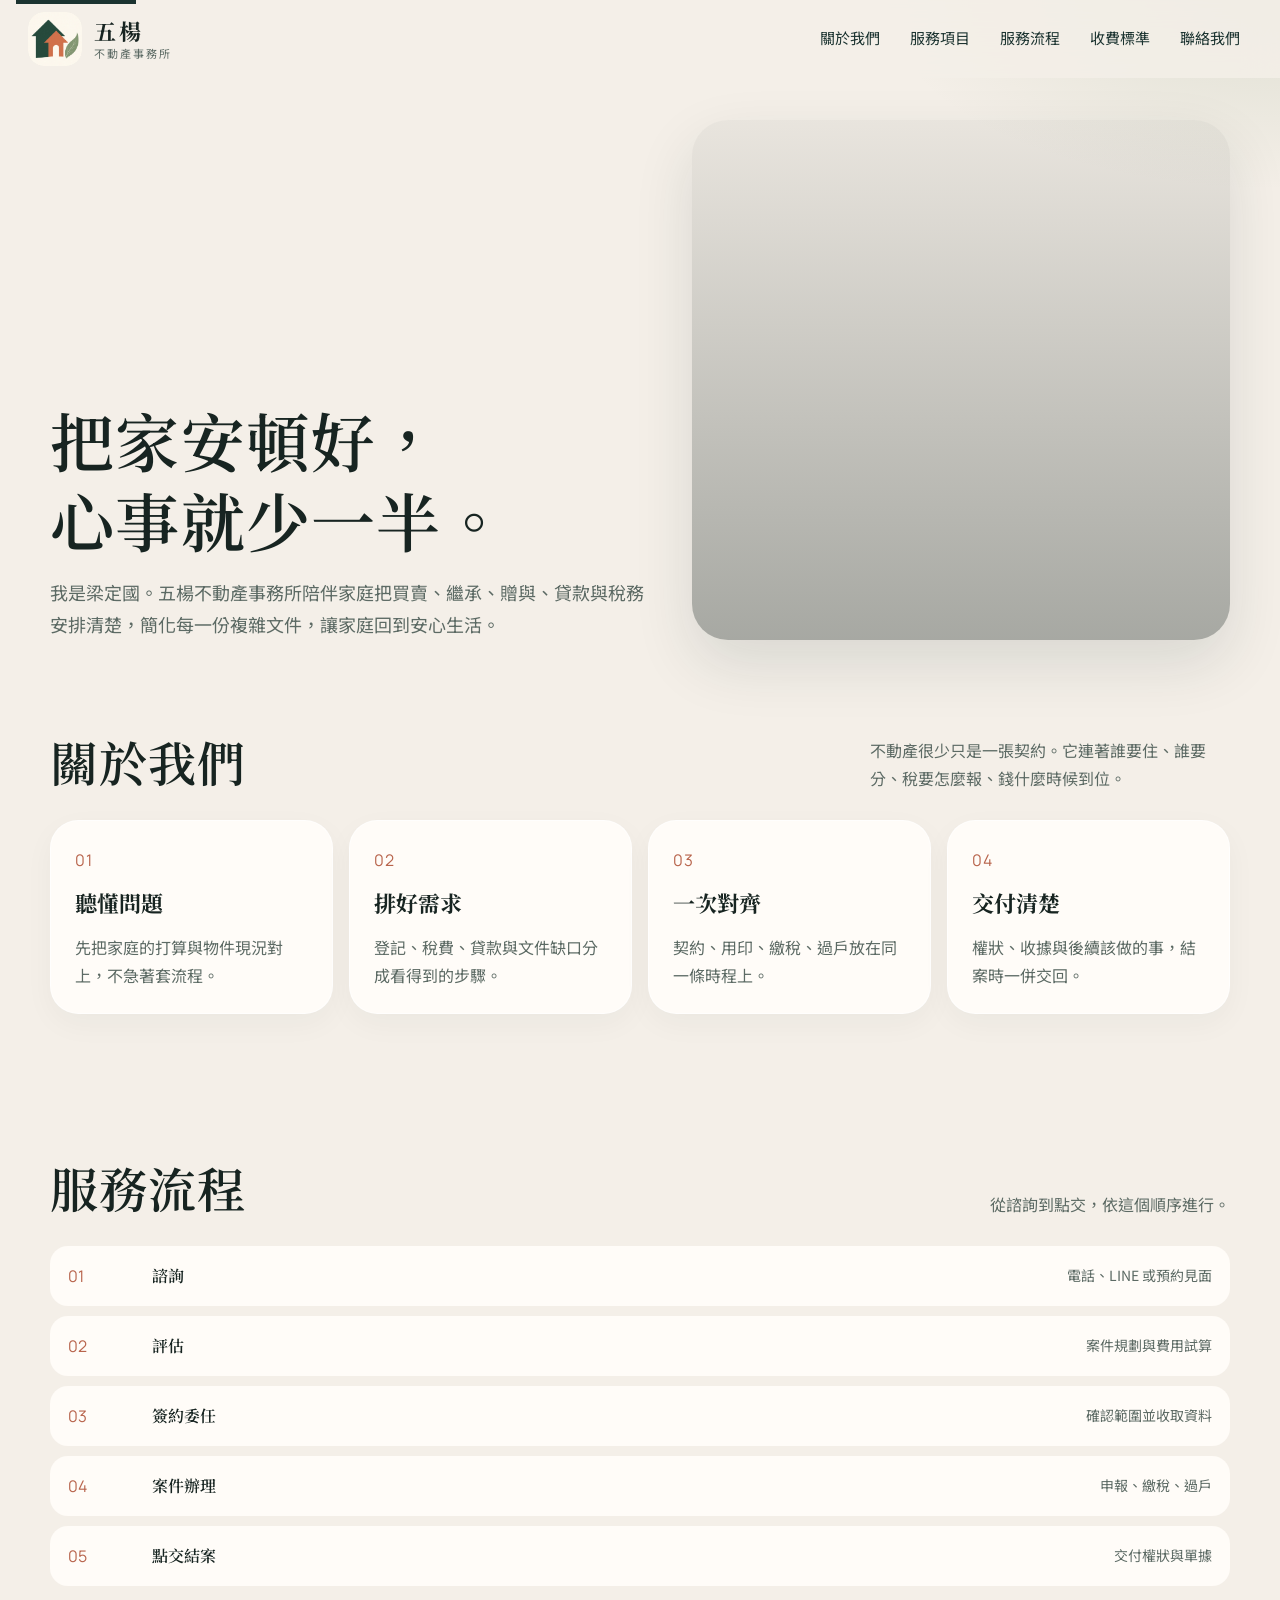
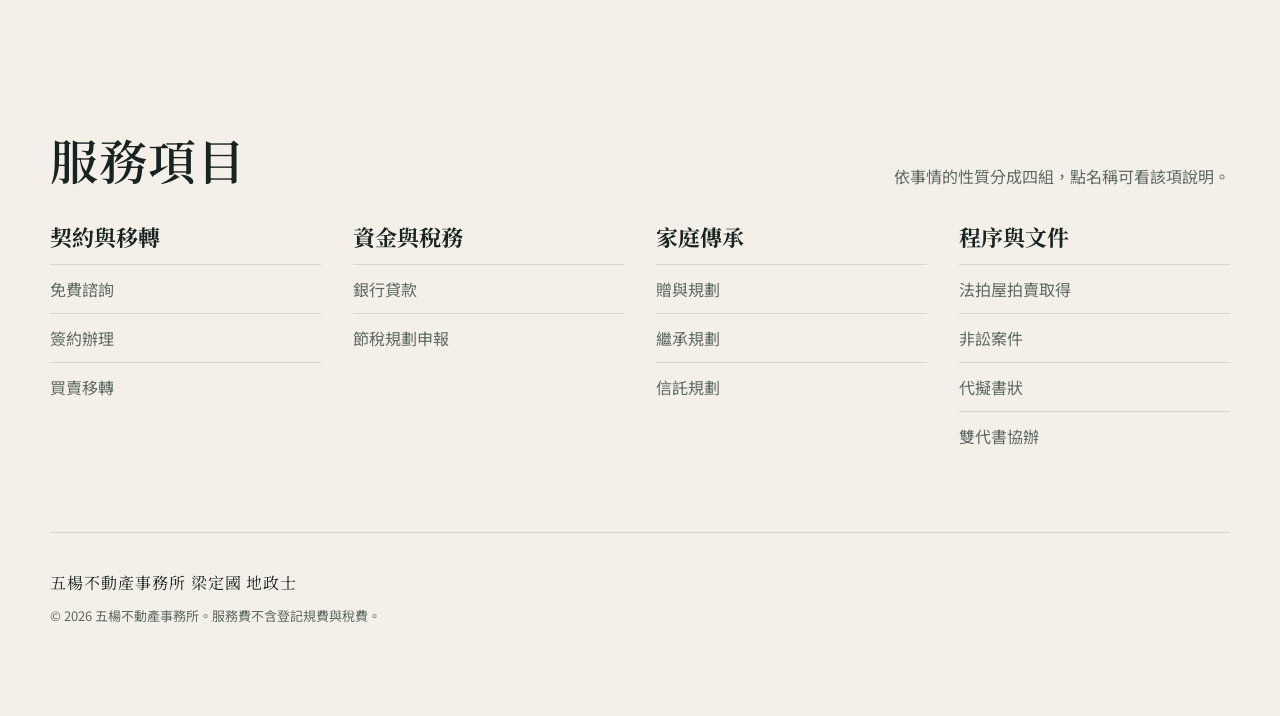
<file: wuyang/index.html>
<!DOCTYPE html>
<html lang="zh-Hant">
<head>
  <meta charset="UTF-8">
  <meta name="viewport" content="width=device-width, initial-scale=1.0">
  <title>五楊不動產事務所｜買賣、繼承、贈與、貸款與稅務代書</title>
  <meta name="description" content="五楊不動產事務所由梁定國主持，陪伴家庭把買賣、繼承、贈與、貸款與稅務安排清楚。">
  <link rel="icon" href="assets/favicon.svg" type="image/svg+xml">
  <link rel="stylesheet" href="css/style.css?v=4">
</head>
<body data-page="home">
  <a class="skip" href="#main">跳至主要內容</a>
  <header class="site-header">
    <a class="brand" href="index.html">
      <span class="brand-mark"><img src="assets/logo.png" alt="五楊標誌，重疊的家屋與楊葉"></span>
      <span class="brand-copy"><strong>五楊</strong><small>不動產事務所</small></span>
    </a>
    <button class="nav-toggle" type="button" aria-expanded="false" aria-controls="site-nav">
      <span class="nav-toggle-lines" aria-hidden="true"></span>
      <span class="sr-only">開啟選單</span>
    </button>
    <nav class="site-nav" id="site-nav" aria-label="主要選單">
      <a href="about.html">關於我們</a>
      <a href="services.html">服務項目</a>
      <a href="process.html">服務流程</a>
      <a href="fees.html">收費標準</a>
      <a href="contact.html">聯絡我們</a>
    </nav>
  </header>

  <main id="main">
    <section class="hero">
      <div>
        <h1>把家安頓好，<br>心事就少一半。</h1>
        <p class="lead">我是梁定國。五楊不動產事務所陪伴家庭把買賣、繼承、贈與、貸款與稅務安排清楚，簡化每一份複雜文件，讓家庭回到安心生活。</p>
      </div>
      <div class="hero-visual" role="img" aria-label="溫暖的住宅外觀"></div>
    </section>

    <section class="section" id="intro">
      <div class="section-head">
        <h2 class="section-title">關於我們</h2>
        <p>不動產很少只是一張契約。它連著誰要住、誰要分、稅要怎麼報、錢什麼時候到位。</p>
      </div>
      <div class="pillars">
        <article class="pillar"><em>01</em><h3>聽懂問題</h3><p>先把家庭的打算與物件現況對上，不急著套流程。</p></article>
        <article class="pillar"><em>02</em><h3>排好需求</h3><p>登記、稅費、貸款與文件缺口分成看得到的步驟。</p></article>
        <article class="pillar"><em>03</em><h3>一次對齊</h3><p>契約、用印、繳稅、過戶放在同一條時程上。</p></article>
        <article class="pillar"><em>04</em><h3>交付清楚</h3><p>權狀、收據與後續該做的事，結案時一併交回。</p></article>
      </div>
    </section>

    <section class="section" id="flow">
      <div class="section-head">
        <h2 class="section-title">服務流程</h2>
        <p>從諮詢到點交，依這個順序進行。</p>
      </div>
      <ol class="step-row">
        <li class="step-line"><em>01</em><b>諮詢</b><span>電話、LINE 或預約見面</span></li>
        <li class="step-line"><em>02</em><b>評估</b><span>案件規劃與費用試算</span></li>
        <li class="step-line"><em>03</em><b>簽約委任</b><span>確認範圍並收取資料</span></li>
        <li class="step-line"><em>04</em><b>案件辦理</b><span>申報、繳稅、過戶</span></li>
        <li class="step-line"><em>05</em><b>點交結案</b><span>交付權狀與單據</span></li>
      </ol>
    </section>

    <section class="section" id="services">
      <div class="section-head">
        <h2 class="section-title">服務項目</h2>
        <p>依事情的性質分成四組，點名稱可看該項說明。</p>
      </div>
      <div class="catalog">
        <div>
          <h3>契約與移轉</h3>
          <a href="services.html#s1">免費諮詢</a>
          <a href="services.html#s2">簽約辦理</a>
          <a href="services.html#s3">買賣移轉</a>
        </div>
        <div>
          <h3>資金與稅務</h3>
          <a href="services.html#s4">銀行貸款</a>
          <a href="services.html#s5">節稅規劃申報</a>
        </div>
        <div>
          <h3>家庭傳承</h3>
          <a href="services.html#s6">贈與規劃</a>
          <a href="services.html#s7">繼承規劃</a>
          <a href="services.html#s9">信託規劃</a>
        </div>
        <div>
          <h3>程序與文件</h3>
          <a href="services.html#s8">法拍屋拍賣取得</a>
          <a href="services.html#s10">非訟案件</a>
          <a href="services.html#s11">代擬書狀</a>
          <a href="services.html#s12">雙代書協辦</a>
        </div>
      </div>
    </section>
  </main>

  <footer class="site-footer">
    <p>五楊不動產事務所 梁定國 地政士</p>
    <p class="legal">© 2026 五楊不動產事務所。服務費不含登記規費與稅費。</p>
  </footer>
  <a class="to-top" href="#main">TOP</a>
  <script src="js/config.js"></script>
  <script src="js/main.js?v=3"></script>
</body>
</html>
</file>
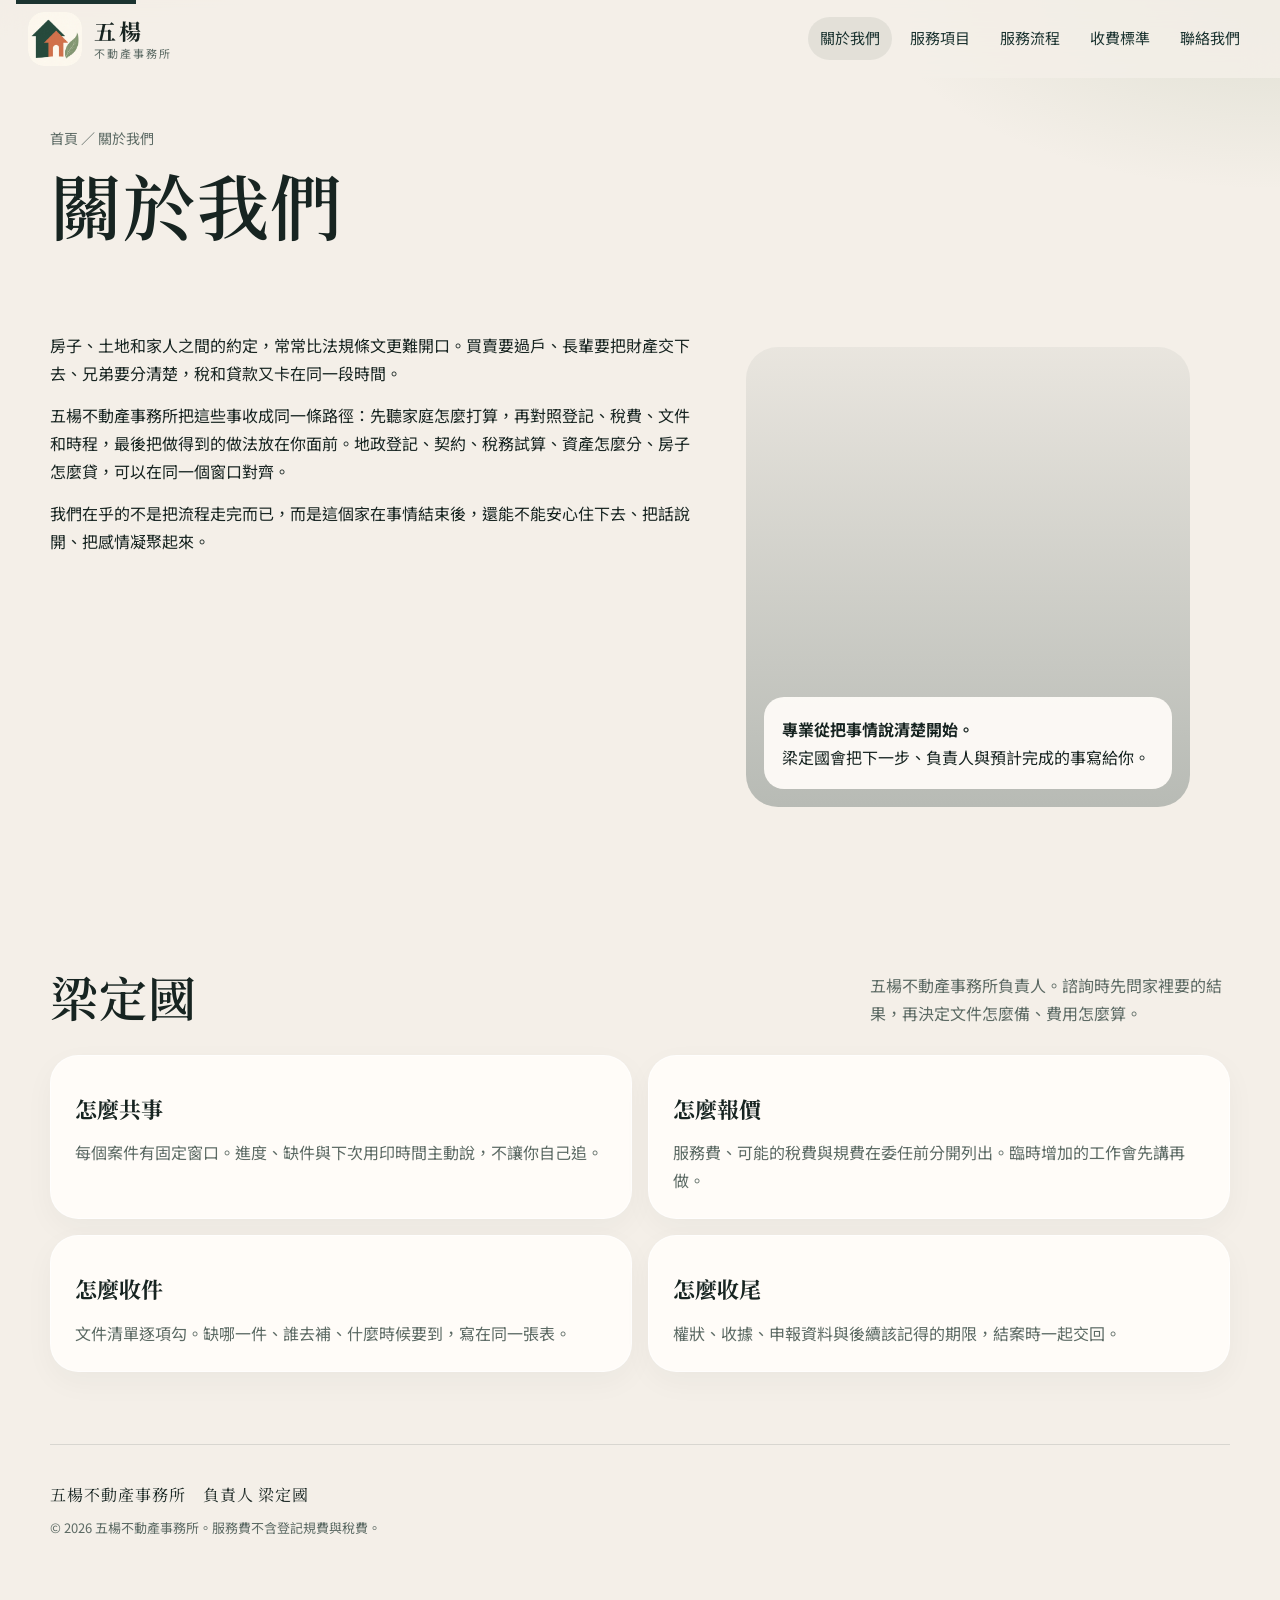
<file: wuyang/about.html>
<!DOCTYPE html>
<html lang="zh-Hant">
<head>
  <meta charset="UTF-8">
  <meta name="viewport" content="width=device-width, initial-scale=1.0">
  <title>關於我們｜五楊不動產事務所</title>
  <meta name="description" content="梁定國與五楊不動產事務所，用清楚的流程陪伴家庭處理不動產。">
  <link rel="icon" href="assets/favicon.svg" type="image/svg+xml">
  <link rel="stylesheet" href="css/style.css?v=4">
</head>
<body data-page="about">
  <a class="skip" href="#main">跳至主要內容</a>
  <header class="site-header">
    <a class="brand" href="index.html">
      <span class="brand-mark"><img src="assets/logo.png" alt="五楊標誌，重疊的家屋與楊葉"></span>
      <span class="brand-copy"><strong>五楊</strong><small>不動產事務所</small></span>
    </a>
    <button class="nav-toggle" type="button" aria-expanded="false" aria-controls="site-nav">
      <span class="nav-toggle-lines" aria-hidden="true"></span>
      <span class="sr-only">開啟選單</span>
    </button>
    <nav class="site-nav" id="site-nav" aria-label="主要選單">
      <a class="is-active" href="about.html" aria-current="page">關於我們</a>
      <a href="services.html">服務項目</a>
      <a href="process.html">服務流程</a>
      <a href="fees.html">收費標準</a>
      <a href="contact.html">聯絡我們</a>
    </nav>
  </header>
  <main id="main">
    <header class="page-hero">
      <p class="crumb"><a href="index.html">首頁</a> ／ 關於我們</p>
      <h1>關於我們</h1>
    </header>
    <section class="section split">
      <div class="prose">
        <p>房子、土地和家人之間的約定，常常比法規條文更難開口。買賣要過戶、長輩要把財產交下去、兄弟要分清楚，稅和貸款又卡在同一段時間。</p>
        <p>五楊不動產事務所把這些事收成同一條路徑：先聽家庭怎麼打算，再對照登記、稅費、文件和時程，最後把做得到的做法放在你面前。地政登記、契約、稅務試算、資產怎麼分、房子怎麼貸，可以在同一個窗口對齊。</p>
        <p>我們在乎的不是把流程走完而已，而是這個家在事情結束後，還能不能安心住下去、把話說開、把感情凝聚起來。</p>
      </div>
      <figure class="portrait">
        <figcaption>
          <strong>專業從把事情說清楚開始。</strong>
          <p>梁定國會把下一步、負責人與預計完成的事寫給你。</p>
        </figcaption>
      </figure>
    </section>
    <section class="section">
      <div class="section-head">
        <div>
        <h2 class="section-title">梁定國</h2>
        </div>
        <p>五楊不動產事務所負責人。諮詢時先問家裡要的結果，再決定文件怎麼備、費用怎麼算。</p>
      </div>
      <div class="values">
        <article class="value">
          <h3>怎麼共事</h3>
          <p>每個案件有固定窗口。進度、缺件與下次用印時間主動說，不讓你自己追。</p>
        </article>
        <article class="value">
          <h3>怎麼報價</h3>
          <p>服務費、可能的稅費與規費在委任前分開列出。臨時增加的工作會先講再做。</p>
        </article>
        <article class="value">
          <h3>怎麼收件</h3>
          <p>文件清單逐項勾。缺哪一件、誰去補、什麼時候要到，寫在同一張表。</p>
        </article>
        <article class="value">
          <h3>怎麼收尾</h3>
          <p>權狀、收據、申報資料與後續該記得的期限，結案時一起交回。</p>
        </article>
      </div>
    </section>
  </main>
  <footer class="site-footer">
    <p>五楊不動產事務所　負責人 梁定國</p>
    <p class="legal">© 2026 五楊不動產事務所。服務費不含登記規費與稅費。</p>
  </footer>
  <a class="to-top" href="#main">TOP</a>
  <script src="js/config.js"></script>
  <script src="js/main.js?v=3"></script>
</body>
</html>
</file>
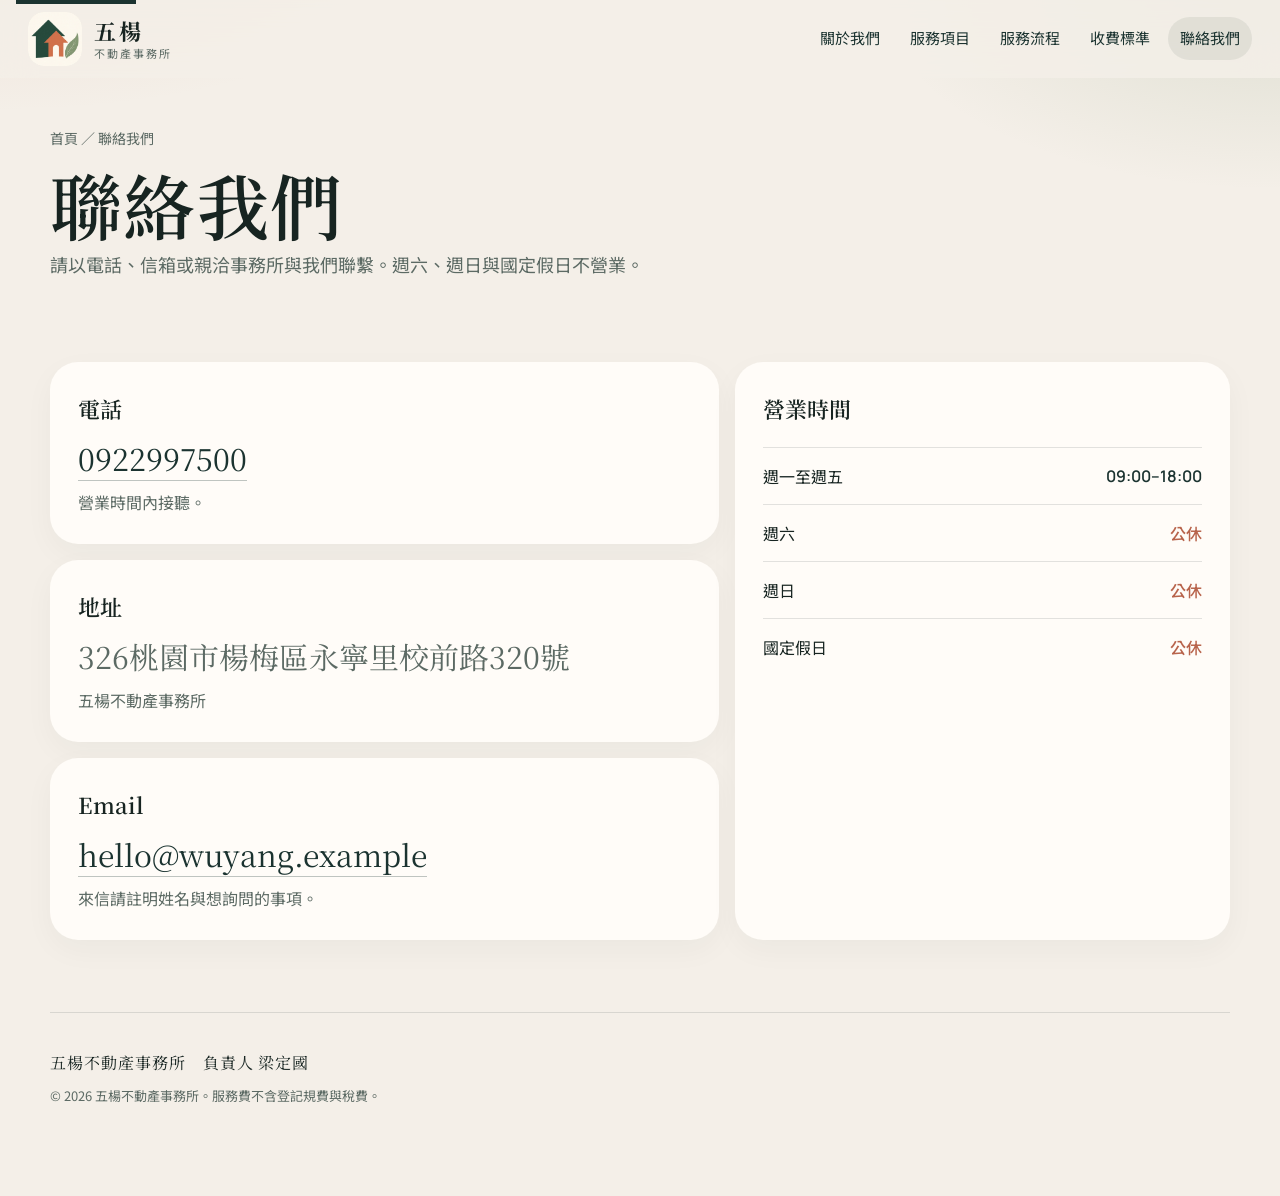
<file: wuyang/contact.html>
<!DOCTYPE html>
<html lang="zh-Hant">
<head>
  <meta charset="UTF-8">
  <meta name="viewport" content="width=device-width, initial-scale=1.0">
  <title>聯絡我們｜五楊不動產事務所</title>
  <meta name="description" content="五楊不動產事務所的電話、地址、信箱與營業時間。週六、週日與國定假日公休。">
  <link rel="icon" href="assets/favicon.svg" type="image/svg+xml">
  <link rel="stylesheet" href="css/style.css?v=4">
</head>
<body data-page="contact">
  <a class="skip" href="#main">跳至主要內容</a>
  <header class="site-header">
    <a class="brand" href="index.html">
      <span class="brand-mark"><img src="assets/logo.png" alt="五楊標誌，重疊的家屋與楊葉"></span>
      <span class="brand-copy"><strong>五楊</strong><small>不動產事務所</small></span>
    </a>
    <button class="nav-toggle" type="button" aria-expanded="false" aria-controls="site-nav">
      <span class="nav-toggle-lines" aria-hidden="true"></span>
      <span class="sr-only">開啟選單</span>
    </button>
    <nav class="site-nav" id="site-nav" aria-label="主要選單">
      <a href="about.html">關於我們</a>
      <a href="services.html">服務項目</a>
      <a href="process.html">服務流程</a>
      <a href="fees.html">收費標準</a>
      <a class="is-active" href="contact.html" aria-current="page">聯絡我們</a>
    </nav>
  </header>
  <main id="main">
    <header class="page-hero">
      <p class="crumb"><a href="index.html">首頁</a> ／ 聯絡我們</p>
      <h1>聯絡我們</h1>
      <p class="lead">請以電話、信箱或親洽事務所與我們聯繫。週六、週日與國定假日不營業。</p>
    </header>
    <section class="section">
      <div class="contact-board">
        <article class="contact-card">
          <h2>電話</h2>
          <p class="contact-value"><a href="tel:+886922997500">0922997500</a></p>
          <p>營業時間內接聽。</p>
        </article>
        <article class="contact-card">
          <h2>地址</h2>
          <p class="contact-value">326桃園市楊梅區永寧里校前路320號</p>
          <p>五楊不動產事務所</p>
        </article>
        <article class="contact-card">
          <h2>Email</h2>
          <p class="contact-value"><a href="mailto:hello@wuyang.example">hello@wuyang.example</a></p>
          <p>來信請註明姓名與想詢問的事項。</p>
        </article>
        <article class="contact-card contact-hours">
          <h2>營業時間</h2>
          <dl>
            <div>
              <dt>週一至週五</dt>
              <dd>09:00–18:00</dd>
            </div>
            <div>
              <dt>週六</dt>
              <dd>公休</dd>
            </div>
            <div>
              <dt>週日</dt>
              <dd>公休</dd>
            </div>
            <div>
              <dt>國定假日</dt>
              <dd>公休</dd>
            </div>
          </dl>
        </article>
      </div>
    </section>
  </main>
  <footer class="site-footer">
    <p>五楊不動產事務所　負責人 梁定國</p>
    <p class="legal">© 2026 五楊不動產事務所。服務費不含登記規費與稅費。</p>
  </footer>
  <a class="to-top" href="#main">TOP</a>
  <script src="js/main.js?v=6"></script>
</body>
</html>
</file>
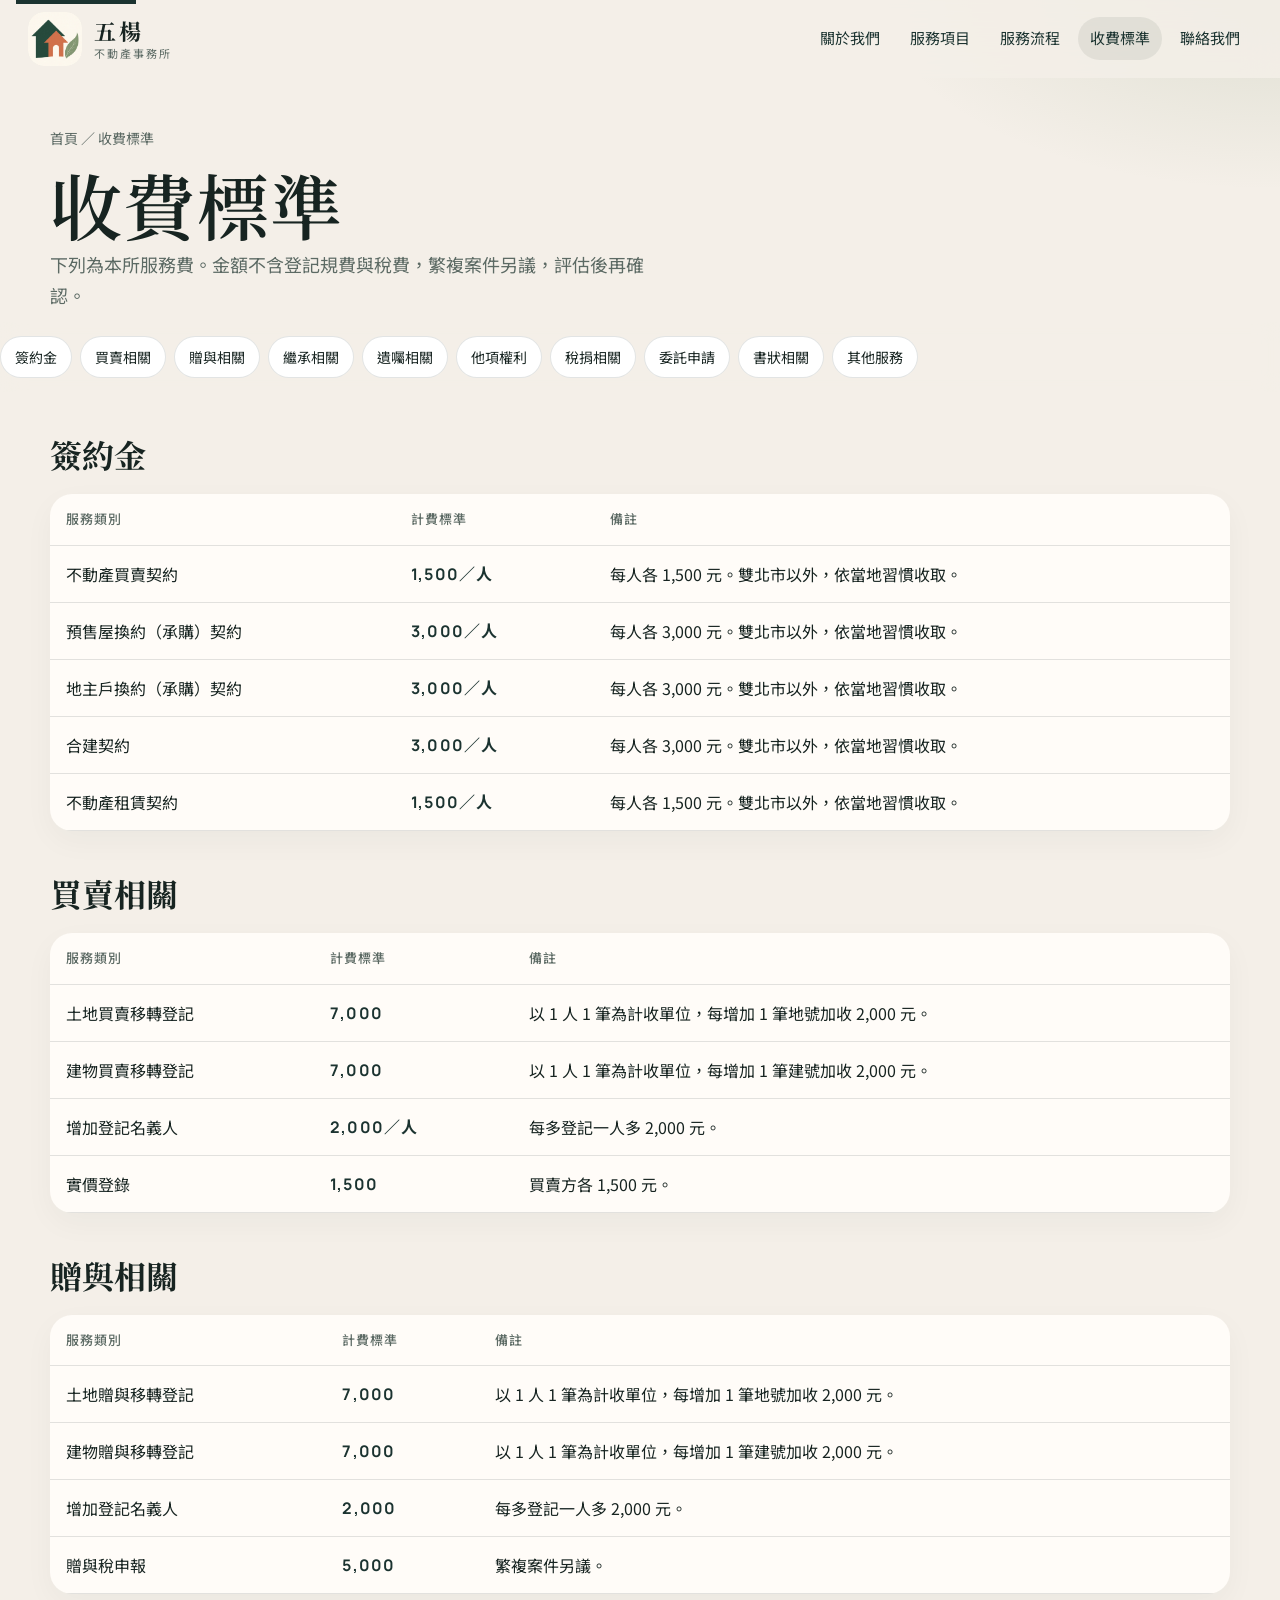
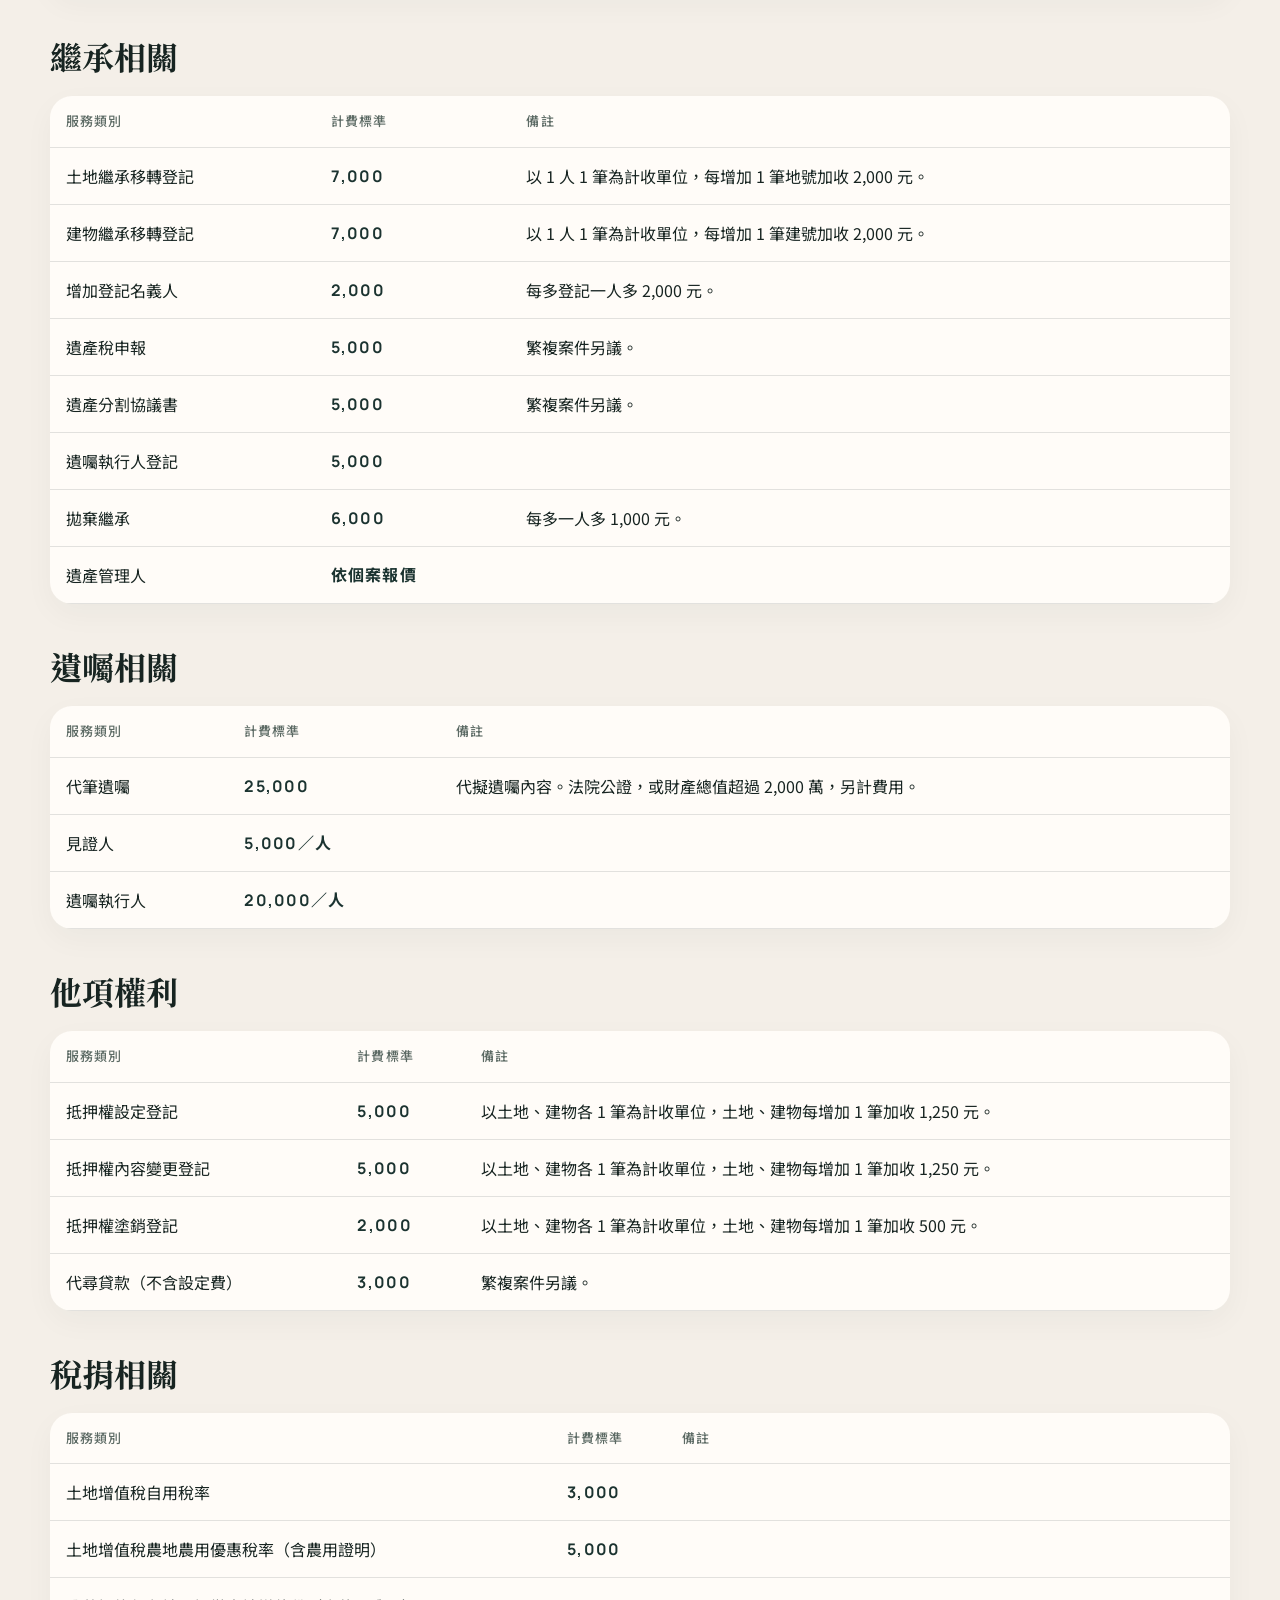
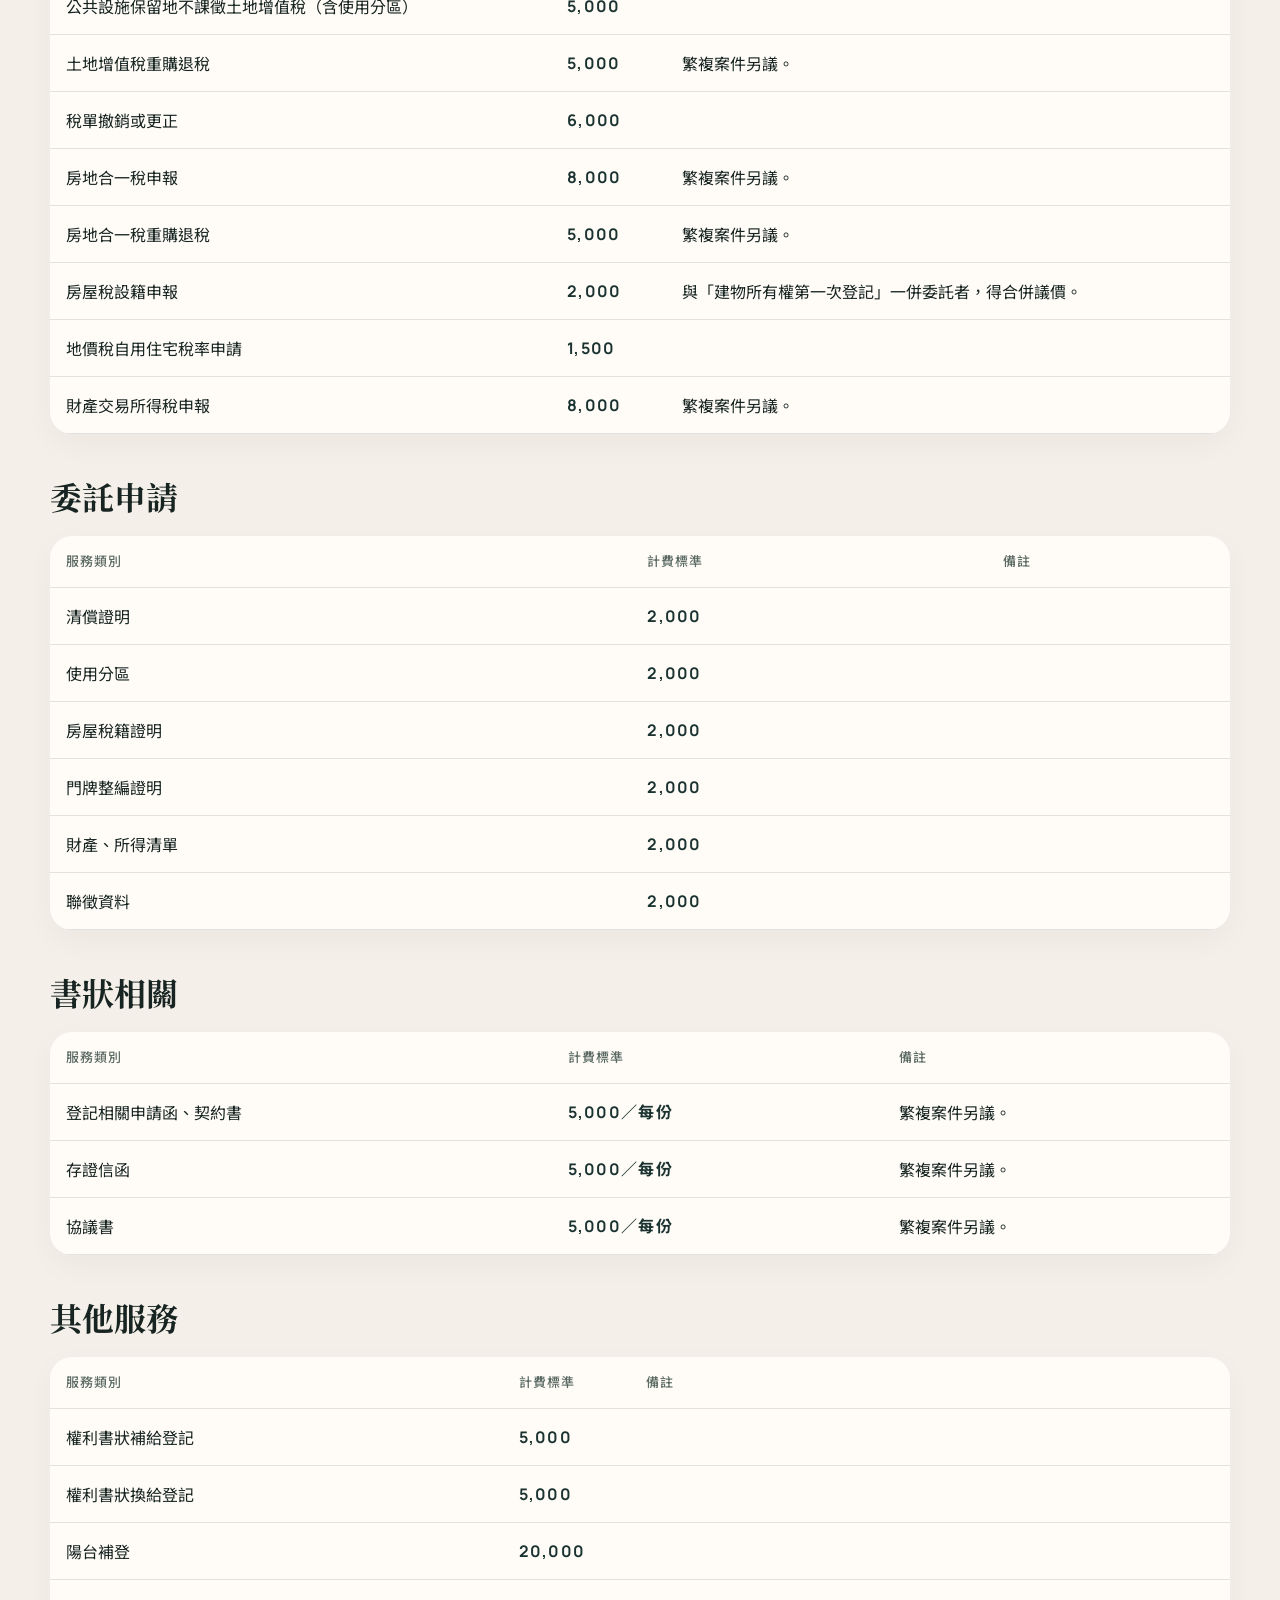
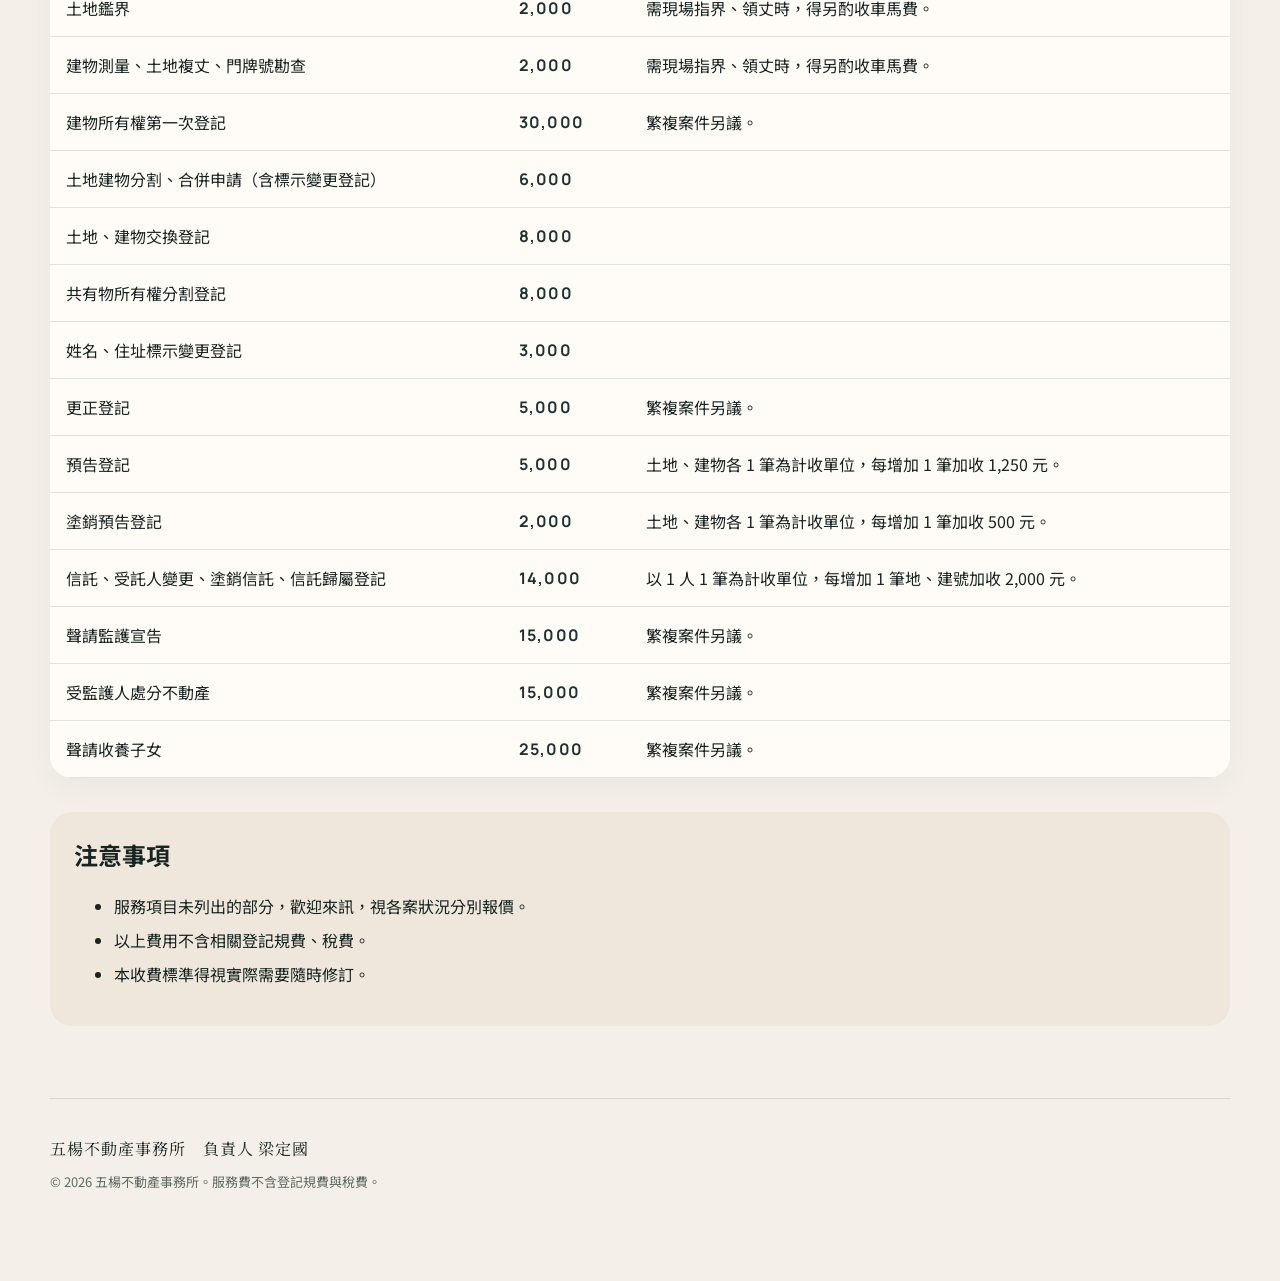
<file: wuyang/fees.html>
<!DOCTYPE html>
<html lang="zh-Hant">
<head>
  <meta charset="UTF-8">
  <meta name="viewport" content="width=device-width, initial-scale=1.0">
  <title>收費標準｜五楊不動產事務所</title>
  <meta name="description" content="五楊不動產事務所收費標準：簽約、買賣、贈與、繼承、遺囑、他項權利、稅捐、委託申請、書狀與其他服務。">
  <link rel="icon" href="assets/favicon.svg" type="image/svg+xml">
  <link rel="stylesheet" href="css/style.css?v=4">
</head>
<body data-page="fees">
  <a class="skip" href="#main">跳至主要內容</a>
  <header class="site-header">
    <a class="brand" href="index.html">
      <span class="brand-mark"><img src="assets/logo.png" alt="五楊標誌，重疊的家屋與楊葉"></span>
      <span class="brand-copy"><strong>五楊</strong><small>不動產事務所</small></span>
    </a>
    <button class="nav-toggle" type="button" aria-expanded="false" aria-controls="site-nav">
      <span class="nav-toggle-lines" aria-hidden="true"></span>
      <span class="sr-only">開啟選單</span>
    </button>
    <nav class="site-nav" id="site-nav" aria-label="主要選單">
      <a href="about.html">關於我們</a>
      <a href="services.html">服務項目</a>
      <a href="process.html">服務流程</a>
      <a class="is-active" href="fees.html" aria-current="page">收費標準</a>
      <a href="contact.html">聯絡我們</a>
    </nav>
  </header>
  <main id="main">
    <header class="page-hero">
      <p class="crumb"><a href="index.html">首頁</a> ／ 收費標準</p>
      <h1>收費標準</h1>
      <p class="lead">下列為本所服務費。金額不含登記規費與稅費，繁複案件另議，評估後再確認。</p>
    </header>
    <nav class="fee-nav" aria-label="收費分類">
      <a href="#sign">簽約金</a>
      <a href="#sale">買賣相關</a>
      <a href="#gift">贈與相關</a>
      <a href="#inherit">繼承相關</a>
      <a href="#will">遺囑相關</a>
      <a href="#mortgage">他項權利</a>
      <a href="#tax">稅捐相關</a>
      <a href="#apply">委託申請</a>
      <a href="#docs">書狀相關</a>
      <a href="#other">其他服務</a>
    </nav>
    <section class="section" style="padding-top: 12px;">
      <article class="fee-block" id="sign">
        <h2>簽約金</h2>
        <div class="table-wrap">
          <table>
            <thead><tr><th>服務類別</th><th>計費標準</th><th>備註</th></tr></thead>
            <tbody>
              <tr><td>不動產買賣契約</td><td class="price">1,500／人</td><td>每人各 1,500 元。雙北市以外，依當地習慣收取。</td></tr>
              <tr><td>預售屋換約（承購）契約</td><td class="price">3,000／人</td><td>每人各 3,000 元。雙北市以外，依當地習慣收取。</td></tr>
              <tr><td>地主戶換約（承購）契約</td><td class="price">3,000／人</td><td>每人各 3,000 元。雙北市以外，依當地習慣收取。</td></tr>
              <tr><td>合建契約</td><td class="price">3,000／人</td><td>每人各 3,000 元。雙北市以外，依當地習慣收取。</td></tr>
              <tr><td>不動產租賃契約</td><td class="price">1,500／人</td><td>每人各 1,500 元。雙北市以外，依當地習慣收取。</td></tr>
            </tbody>
          </table>
        </div>
      </article>
      <article class="fee-block" id="sale">
        <h2>買賣相關</h2>
        <div class="table-wrap">
          <table>
            <thead><tr><th>服務類別</th><th>計費標準</th><th>備註</th></tr></thead>
            <tbody>
              <tr><td>土地買賣移轉登記</td><td class="price">7,000</td><td>以 1 人 1 筆為計收單位，每增加 1 筆地號加收 2,000 元。</td></tr>
              <tr><td>建物買賣移轉登記</td><td class="price">7,000</td><td>以 1 人 1 筆為計收單位，每增加 1 筆建號加收 2,000 元。</td></tr>
              <tr><td>增加登記名義人</td><td class="price">2,000／人</td><td>每多登記一人多 2,000 元。</td></tr>
              <tr><td>實價登錄</td><td class="price">1,500</td><td>買賣方各 1,500 元。</td></tr>
            </tbody>
          </table>
        </div>
      </article>
      <article class="fee-block" id="gift">
        <h2>贈與相關</h2>
        <div class="table-wrap">
          <table>
            <thead><tr><th>服務類別</th><th>計費標準</th><th>備註</th></tr></thead>
            <tbody>
              <tr><td>土地贈與移轉登記</td><td class="price">7,000</td><td>以 1 人 1 筆為計收單位，每增加 1 筆地號加收 2,000 元。</td></tr>
              <tr><td>建物贈與移轉登記</td><td class="price">7,000</td><td>以 1 人 1 筆為計收單位，每增加 1 筆建號加收 2,000 元。</td></tr>
              <tr><td>增加登記名義人</td><td class="price">2,000</td><td>每多登記一人多 2,000 元。</td></tr>
              <tr><td>贈與稅申報</td><td class="price">5,000</td><td>繁複案件另議。</td></tr>
            </tbody>
          </table>
        </div>
      </article>
      <article class="fee-block" id="inherit">
        <h2>繼承相關</h2>
        <div class="table-wrap">
          <table>
            <thead><tr><th>服務類別</th><th>計費標準</th><th>備註</th></tr></thead>
            <tbody>
              <tr><td>土地繼承移轉登記</td><td class="price">7,000</td><td>以 1 人 1 筆為計收單位，每增加 1 筆地號加收 2,000 元。</td></tr>
              <tr><td>建物繼承移轉登記</td><td class="price">7,000</td><td>以 1 人 1 筆為計收單位，每增加 1 筆建號加收 2,000 元。</td></tr>
              <tr><td>增加登記名義人</td><td class="price">2,000</td><td>每多登記一人多 2,000 元。</td></tr>
              <tr><td>遺產稅申報</td><td class="price">5,000</td><td>繁複案件另議。</td></tr>
              <tr><td>遺產分割協議書</td><td class="price">5,000</td><td>繁複案件另議。</td></tr>
              <tr><td>遺囑執行人登記</td><td class="price">5,000</td><td></td></tr>
              <tr><td>拋棄繼承</td><td class="price">6,000</td><td>每多一人多 1,000 元。</td></tr>
              <tr><td>遺產管理人</td><td class="price">依個案報價</td><td></td></tr>
            </tbody>
          </table>
        </div>
      </article>
      <article class="fee-block" id="will">
        <h2>遺囑相關</h2>
        <div class="table-wrap">
          <table>
            <thead><tr><th>服務類別</th><th>計費標準</th><th>備註</th></tr></thead>
            <tbody>
              <tr><td>代筆遺囑</td><td class="price">25,000</td><td>代擬遺囑內容。法院公證，或財產總值超過 2,000 萬，另計費用。</td></tr>
              <tr><td>見證人</td><td class="price">5,000／人</td><td></td></tr>
              <tr><td>遺囑執行人</td><td class="price">20,000／人</td><td></td></tr>
            </tbody>
          </table>
        </div>
      </article>
      <article class="fee-block" id="mortgage">
        <h2>他項權利</h2>
        <div class="table-wrap">
          <table>
            <thead><tr><th>服務類別</th><th>計費標準</th><th>備註</th></tr></thead>
            <tbody>
              <tr><td>抵押權設定登記</td><td class="price">5,000</td><td>以土地、建物各 1 筆為計收單位，土地、建物每增加 1 筆加收 1,250 元。</td></tr>
              <tr><td>抵押權內容變更登記</td><td class="price">5,000</td><td>以土地、建物各 1 筆為計收單位，土地、建物每增加 1 筆加收 1,250 元。</td></tr>
              <tr><td>抵押權塗銷登記</td><td class="price">2,000</td><td>以土地、建物各 1 筆為計收單位，土地、建物每增加 1 筆加收 500 元。</td></tr>
              <tr><td>代尋貸款（不含設定費）</td><td class="price">3,000</td><td>繁複案件另議。</td></tr>
            </tbody>
          </table>
        </div>
      </article>
      <article class="fee-block" id="tax">
        <h2>稅捐相關</h2>
        <div class="table-wrap">
          <table>
            <thead><tr><th>服務類別</th><th>計費標準</th><th>備註</th></tr></thead>
            <tbody>
              <tr><td>土地增值稅自用稅率</td><td class="price">3,000</td><td></td></tr>
              <tr><td>土地增值稅農地農用優惠稅率（含農用證明）</td><td class="price">5,000</td><td></td></tr>
              <tr><td>公共設施保留地不課徵土地增值稅（含使用分區）</td><td class="price">5,000</td><td></td></tr>
              <tr><td>土地增值稅重購退稅</td><td class="price">5,000</td><td>繁複案件另議。</td></tr>
              <tr><td>稅單撤銷或更正</td><td class="price">6,000</td><td></td></tr>
              <tr><td>房地合一稅申報</td><td class="price">8,000</td><td>繁複案件另議。</td></tr>
              <tr><td>房地合一稅重購退稅</td><td class="price">5,000</td><td>繁複案件另議。</td></tr>
              <tr><td>房屋稅設籍申報</td><td class="price">2,000</td><td>與「建物所有權第一次登記」一併委託者，得合併議價。</td></tr>
              <tr><td>地價稅自用住宅稅率申請</td><td class="price">1,500</td><td></td></tr>
              <tr><td>財產交易所得稅申報</td><td class="price">8,000</td><td>繁複案件另議。</td></tr>
            </tbody>
          </table>
        </div>
      </article>
      <article class="fee-block" id="apply">
        <h2>委託申請</h2>
        <div class="table-wrap">
          <table>
            <thead><tr><th>服務類別</th><th>計費標準</th><th>備註</th></tr></thead>
            <tbody>
              <tr><td>清償證明</td><td class="price">2,000</td><td></td></tr>
              <tr><td>使用分區</td><td class="price">2,000</td><td></td></tr>
              <tr><td>房屋稅籍證明</td><td class="price">2,000</td><td></td></tr>
              <tr><td>門牌整編證明</td><td class="price">2,000</td><td></td></tr>
              <tr><td>財產、所得清單</td><td class="price">2,000</td><td></td></tr>
              <tr><td>聯徵資料</td><td class="price">2,000</td><td></td></tr>
            </tbody>
          </table>
        </div>
      </article>
      <article class="fee-block" id="docs">
        <h2>書狀相關</h2>
        <div class="table-wrap">
          <table>
            <thead><tr><th>服務類別</th><th>計費標準</th><th>備註</th></tr></thead>
            <tbody>
              <tr><td>登記相關申請函、契約書</td><td class="price">5,000／每份</td><td>繁複案件另議。</td></tr>
              <tr><td>存證信函</td><td class="price">5,000／每份</td><td>繁複案件另議。</td></tr>
              <tr><td>協議書</td><td class="price">5,000／每份</td><td>繁複案件另議。</td></tr>
            </tbody>
          </table>
        </div>
      </article>
      <article class="fee-block" id="other">
        <h2>其他服務</h2>
        <div class="table-wrap">
          <table>
            <thead><tr><th>服務類別</th><th>計費標準</th><th>備註</th></tr></thead>
            <tbody>
              <tr><td>權利書狀補給登記</td><td class="price">5,000</td><td></td></tr>
              <tr><td>權利書狀換給登記</td><td class="price">5,000</td><td></td></tr>
              <tr><td>陽台補登</td><td class="price">20,000</td><td></td></tr>
              <tr><td>土地鑑界</td><td class="price">2,000</td><td>需現場指界、領丈時，得另酌收車馬費。</td></tr>
              <tr><td>建物測量、土地複丈、門牌號勘查</td><td class="price">2,000</td><td>需現場指界、領丈時，得另酌收車馬費。</td></tr>
              <tr><td>建物所有權第一次登記</td><td class="price">30,000</td><td>繁複案件另議。</td></tr>
              <tr><td>土地建物分割、合併申請（含標示變更登記）</td><td class="price">6,000</td><td></td></tr>
              <tr><td>土地、建物交換登記</td><td class="price">8,000</td><td></td></tr>
              <tr><td>共有物所有權分割登記</td><td class="price">8,000</td><td></td></tr>
              <tr><td>姓名、住址標示變更登記</td><td class="price">3,000</td><td></td></tr>
              <tr><td>更正登記</td><td class="price">5,000</td><td>繁複案件另議。</td></tr>
              <tr><td>預告登記</td><td class="price">5,000</td><td>土地、建物各 1 筆為計收單位，每增加 1 筆加收 1,250 元。</td></tr>
              <tr><td>塗銷預告登記</td><td class="price">2,000</td><td>土地、建物各 1 筆為計收單位，每增加 1 筆加收 500 元。</td></tr>
              <tr><td>信託、受託人變更、塗銷信託、信託歸屬登記</td><td class="price">14,000</td><td>以 1 人 1 筆為計收單位，每增加 1 筆地、建號加收 2,000 元。</td></tr>
              <tr><td>聲請監護宣告</td><td class="price">15,000</td><td>繁複案件另議。</td></tr>
              <tr><td>受監護人處分不動產</td><td class="price">15,000</td><td>繁複案件另議。</td></tr>
              <tr><td>聲請收養子女</td><td class="price">25,000</td><td>繁複案件另議。</td></tr>
            </tbody>
          </table>
        </div>
      </article>
      <aside class="notice" id="notice">
        <h2>注意事項</h2>
        <ul>
          <li>服務項目未列出的部分，歡迎來訊，視各案狀況分別報價。</li>
          <li>以上費用不含相關登記規費、稅費。</li>
          <li>本收費標準得視實際需要隨時修訂。</li>
        </ul>
      </aside>
    </section>
  </main>
  <footer class="site-footer">
    <p>五楊不動產事務所　負責人 梁定國</p>
    <p class="legal">© 2026 五楊不動產事務所。服務費不含登記規費與稅費。</p>
  </footer>
  <a class="to-top" href="#main">TOP</a>
  <script src="js/config.js"></script>
  <script src="js/main.js?v=3"></script>
</body>
</html>
</file>
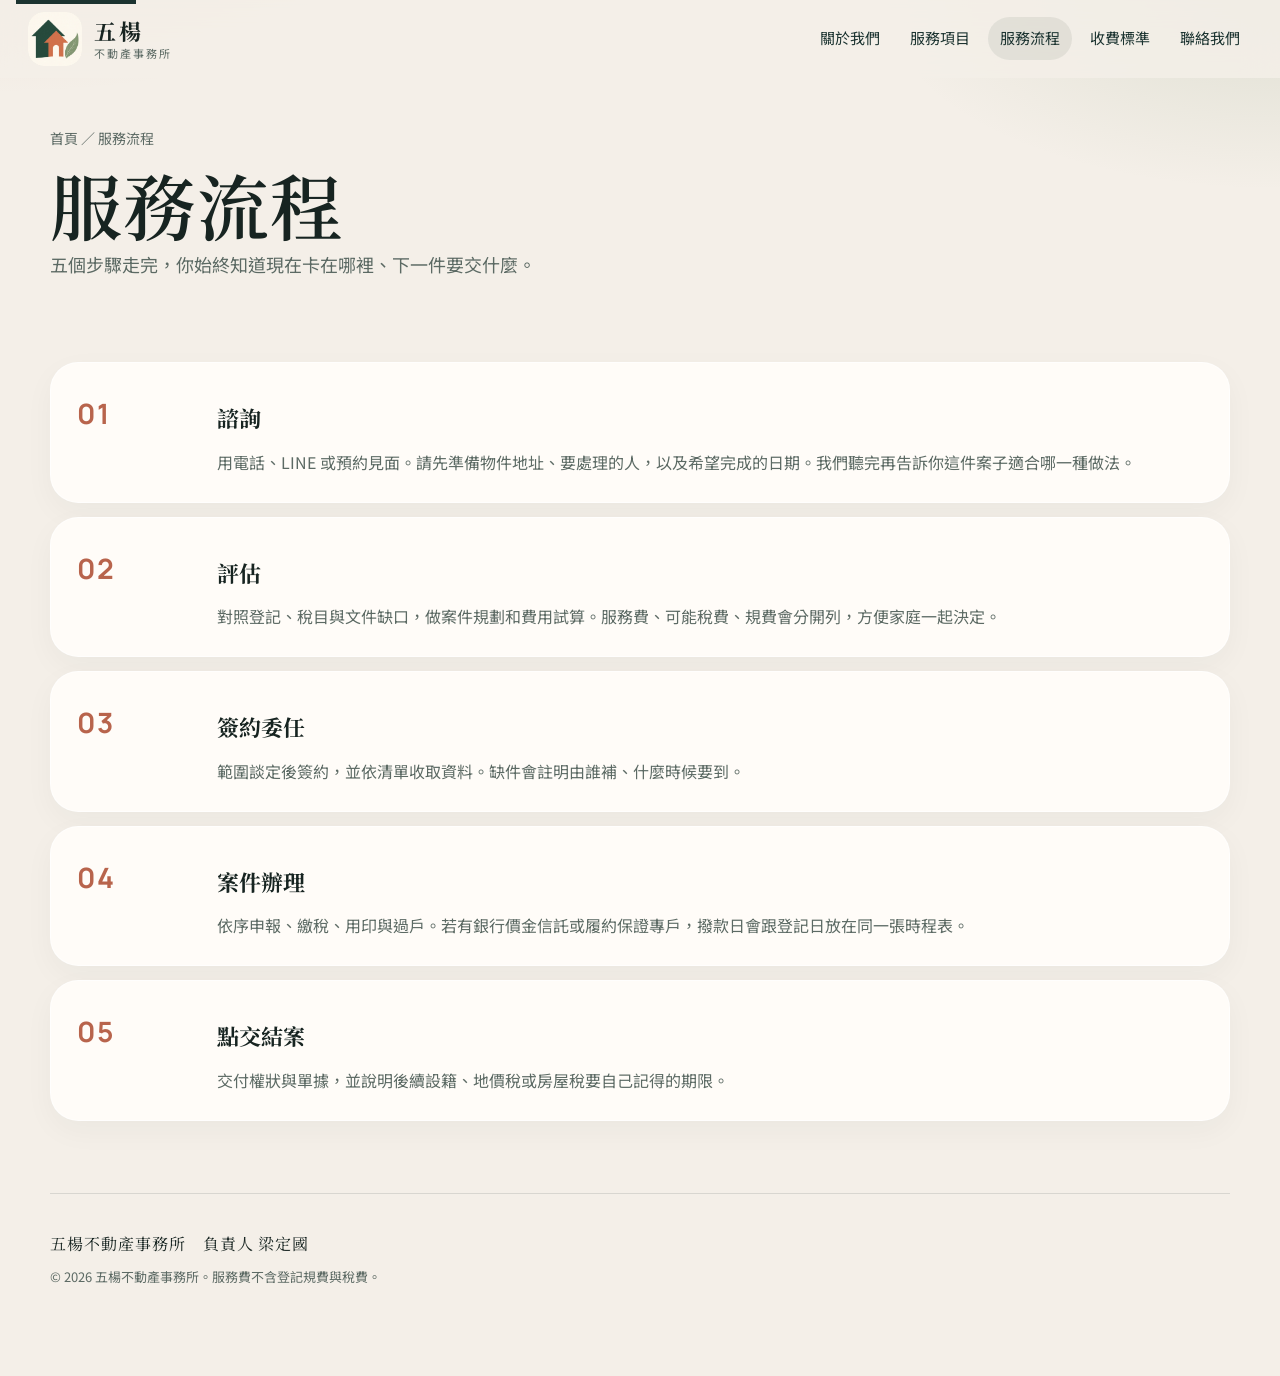
<file: wuyang/process.html>
<!DOCTYPE html>
<html lang="zh-Hant">
<head>
  <meta charset="UTF-8">
  <meta name="viewport" content="width=device-width, initial-scale=1.0">
  <title>服務流程｜五楊不動產事務所</title>
  <meta name="description" content="五楊不動產事務所的五個步驟：諮詢、評估、簽約委任、案件辦理、點交結案。">
  <link rel="icon" href="assets/favicon.svg" type="image/svg+xml">
  <link rel="stylesheet" href="css/style.css?v=4">
</head>
<body data-page="process">
  <a class="skip" href="#main">跳至主要內容</a>
  <header class="site-header">
    <a class="brand" href="index.html">
      <span class="brand-mark"><img src="assets/logo.png" alt="五楊標誌，重疊的家屋與楊葉"></span>
      <span class="brand-copy"><strong>五楊</strong><small>不動產事務所</small></span>
    </a>
    <button class="nav-toggle" type="button" aria-expanded="false" aria-controls="site-nav">
      <span class="nav-toggle-lines" aria-hidden="true"></span>
      <span class="sr-only">開啟選單</span>
    </button>
    <nav class="site-nav" id="site-nav" aria-label="主要選單">
      <a href="about.html">關於我們</a>
      <a href="services.html">服務項目</a>
      <a class="is-active" href="process.html" aria-current="page">服務流程</a>
      <a href="fees.html">收費標準</a>
      <a href="contact.html">聯絡我們</a>
    </nav>
  </header>
  <main id="main">
    <header class="page-hero">
      <p class="crumb"><a href="index.html">首頁</a> ／ 服務流程</p>
      <h1>服務流程</h1>
      <p class="lead">五個步驟走完，你始終知道現在卡在哪裡、下一件要交什麼。</p>
    </header>
    <section class="section">
      <div class="step-list">
        <article class="step" id="p1">
          <div class="step-no">01</div>
          <div>
            <h3>諮詢</h3>
            <p>用電話、LINE 或預約見面。請先準備物件地址、要處理的人，以及希望完成的日期。我們聽完再告訴你這件案子適合哪一種做法。</p>
          </div>
        </article>
        <article class="step" id="p2">
          <div class="step-no">02</div>
          <div>
            <h3>評估</h3>
            <p>對照登記、稅目與文件缺口，做案件規劃和費用試算。服務費、可能稅費、規費會分開列，方便家庭一起決定。</p>
          </div>
        </article>
        <article class="step" id="p3">
          <div class="step-no">03</div>
          <div>
            <h3>簽約委任</h3>
            <p>範圍談定後簽約，並依清單收取資料。缺件會註明由誰補、什麼時候要到。</p>
          </div>
        </article>
        <article class="step" id="p4">
          <div class="step-no">04</div>
          <div>
            <h3>案件辦理</h3>
            <p>依序申報、繳稅、用印與過戶。若有銀行價金信託或履約保證專戶，撥款日會跟登記日放在同一張時程表。</p>
          </div>
        </article>
        <article class="step" id="p5">
          <div class="step-no">05</div>
          <div>
            <h3>點交結案</h3>
            <p>交付權狀與單據，並說明後續設籍、地價稅或房屋稅要自己記得的期限。</p>
          </div>
        </article>
      </div>
    </section>
  </main>
  <footer class="site-footer">
    <p>五楊不動產事務所　負責人 梁定國</p>
    <p class="legal">© 2026 五楊不動產事務所。服務費不含登記規費與稅費。</p>
  </footer>
  <a class="to-top" href="#main">TOP</a>
  <script src="js/config.js"></script>
  <script src="js/main.js?v=3"></script>
</body>
</html>
</file>
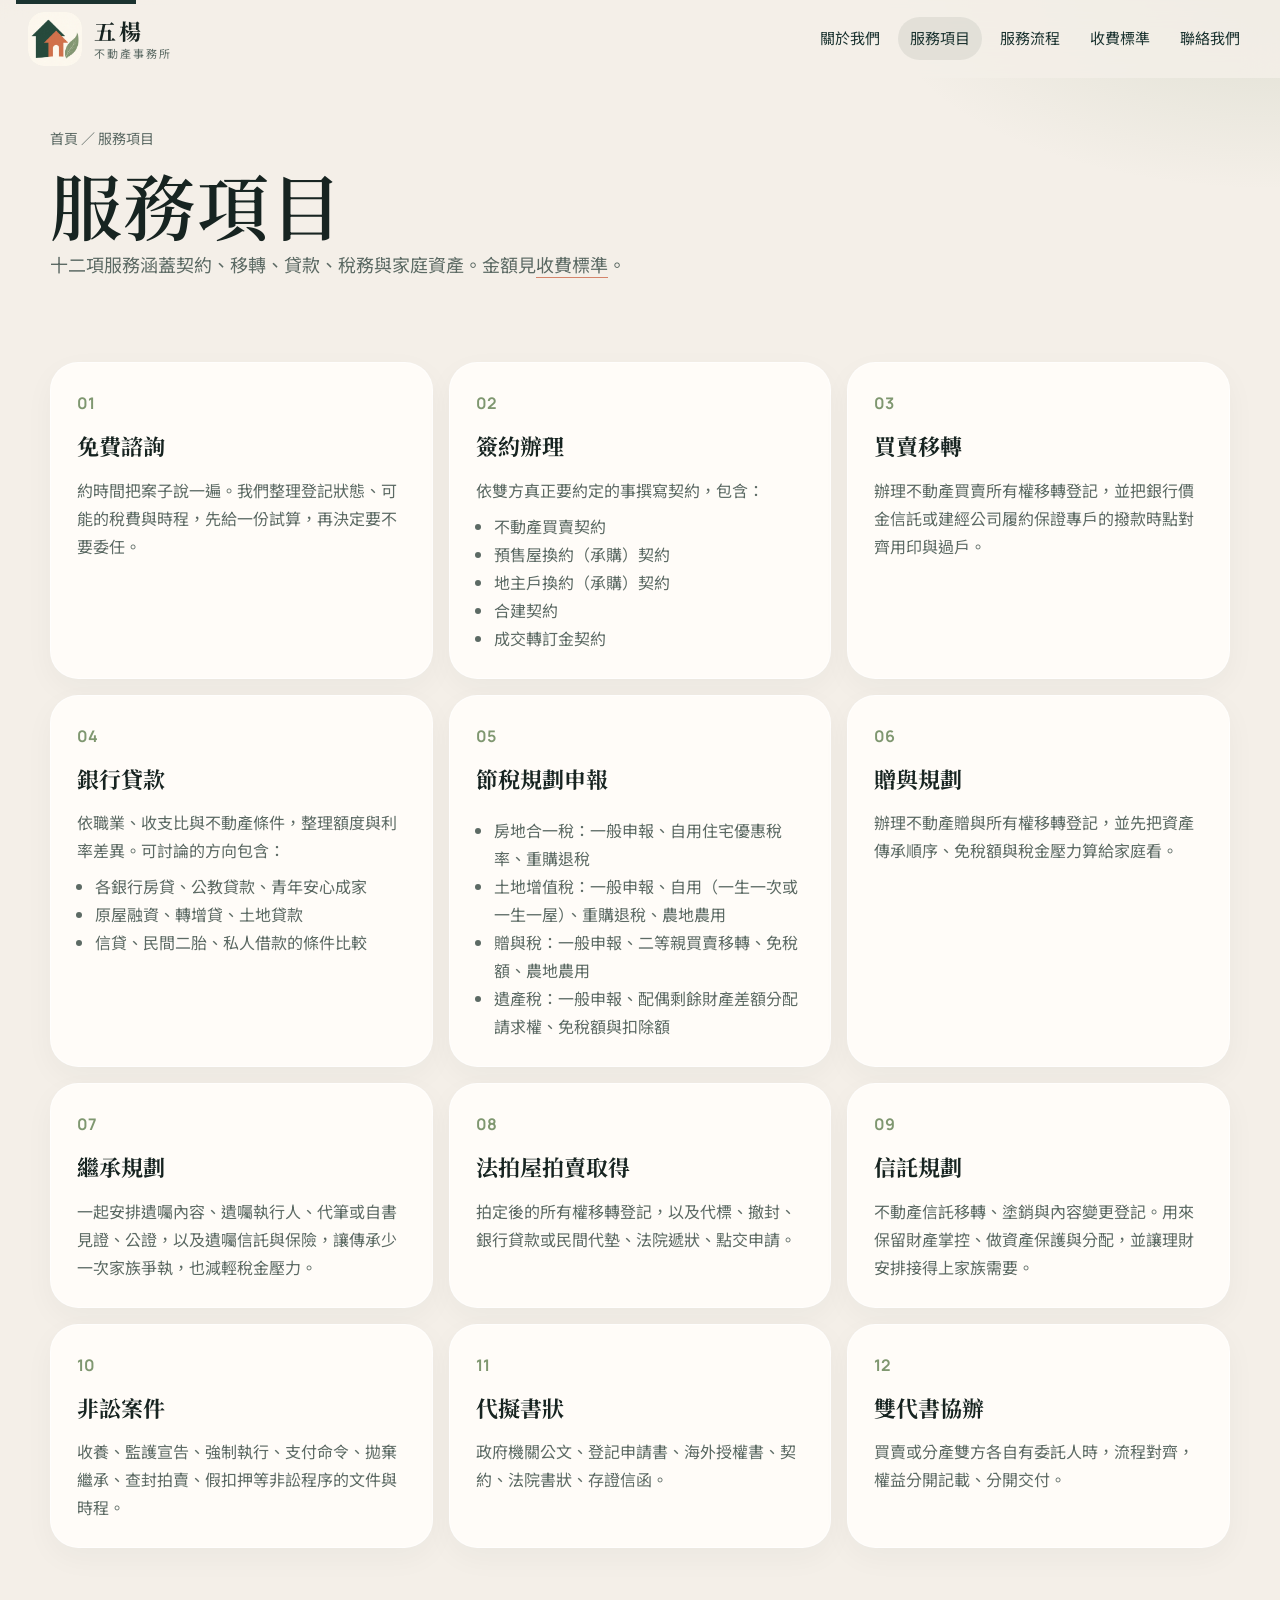
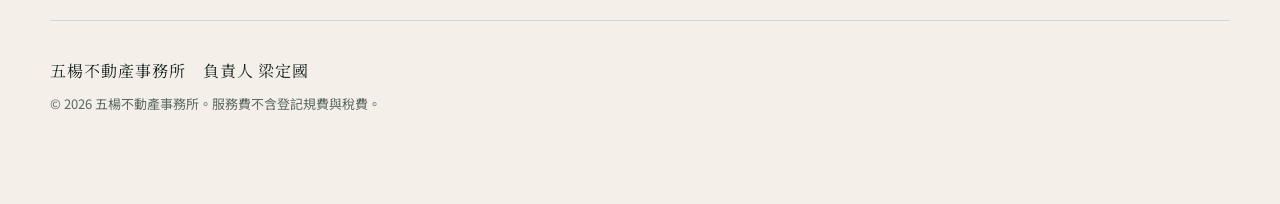
<file: wuyang/services.html>
<!DOCTYPE html>
<html lang="zh-Hant">
<head>
  <meta charset="UTF-8">
  <meta name="viewport" content="width=device-width, initial-scale=1.0">
  <title>服務項目｜五楊不動產事務所</title>
  <meta name="description" content="五楊不動產事務所的十二項服務：諮詢、簽約、買賣、貸款、稅務、贈與、繼承、法拍、信託、非訟、書狀與協辦。">
  <link rel="icon" href="assets/favicon.svg" type="image/svg+xml">
  <link rel="stylesheet" href="css/style.css?v=4">
</head>
<body data-page="services">
  <a class="skip" href="#main">跳至主要內容</a>
  <header class="site-header">
    <a class="brand" href="index.html">
      <span class="brand-mark"><img src="assets/logo.png" alt="五楊標誌，重疊的家屋與楊葉"></span>
      <span class="brand-copy"><strong>五楊</strong><small>不動產事務所</small></span>
    </a>
    <button class="nav-toggle" type="button" aria-expanded="false" aria-controls="site-nav">
      <span class="nav-toggle-lines" aria-hidden="true"></span>
      <span class="sr-only">開啟選單</span>
    </button>
    <nav class="site-nav" id="site-nav" aria-label="主要選單">
      <a href="about.html">關於我們</a>
      <a class="is-active" href="services.html" aria-current="page">服務項目</a>
      <a href="process.html">服務流程</a>
      <a href="fees.html">收費標準</a>
      <a href="contact.html">聯絡我們</a>
    </nav>
  </header>
  <main id="main">
    <header class="page-hero">
      <p class="crumb"><a href="index.html">首頁</a> ／ 服務項目</p>
      <h1>服務項目</h1>
      <p class="lead">十二項服務涵蓋契約、移轉、貸款、稅務與家庭資產。金額見<a href="fees.html">收費標準</a>。</p>
    </header>
    <section class="section">
      <div class="service-grid">
        <article class="service-card" id="s1">
          <span class="index">01</span>
          <h3>免費諮詢</h3>
          <p>約時間把案子說一遍。我們整理登記狀態、可能的稅費與時程，先給一份試算，再決定要不要委任。</p>
        </article>
        <article class="service-card" id="s2">
          <span class="index">02</span>
          <h3>簽約辦理</h3>
          <p>依雙方真正要約定的事撰寫契約，包含：</p>
          <ul>
            <li>不動產買賣契約</li>
            <li>預售屋換約（承購）契約</li>
            <li>地主戶換約（承購）契約</li>
            <li>合建契約</li>
            <li>成交轉訂金契約</li>
          </ul>
        </article>
        <article class="service-card" id="s3">
          <span class="index">03</span>
          <h3>買賣移轉</h3>
          <p>辦理不動產買賣所有權移轉登記，並把銀行價金信託或建經公司履約保證專戶的撥款時點對齊用印與過戶。</p>
        </article>
        <article class="service-card" id="s4">
          <span class="index">04</span>
          <h3>銀行貸款</h3>
          <p>依職業、收支比與不動產條件，整理額度與利率差異。可討論的方向包含：</p>
          <ul>
            <li>各銀行房貸、公教貸款、青年安心成家</li>
            <li>原屋融資、轉增貸、土地貸款</li>
            <li>信貸、民間二胎、私人借款的條件比較</li>
          </ul>
        </article>
        <article class="service-card" id="s5">
          <span class="index">05</span>
          <h3>節稅規劃申報</h3>
          <ul>
            <li>房地合一稅：一般申報、自用住宅優惠稅率、重購退稅</li>
            <li>土地增值稅：一般申報、自用（一生一次或一生一屋）、重購退稅、農地農用</li>
            <li>贈與稅：一般申報、二等親買賣移轉、免稅額、農地農用</li>
            <li>遺產稅：一般申報、配偶剩餘財產差額分配請求權、免稅額與扣除額</li>
          </ul>
        </article>
        <article class="service-card" id="s6">
          <span class="index">06</span>
          <h3>贈與規劃</h3>
          <p>辦理不動產贈與所有權移轉登記，並先把資產傳承順序、免稅額與稅金壓力算給家庭看。</p>
        </article>
        <article class="service-card" id="s7">
          <span class="index">07</span>
          <h3>繼承規劃</h3>
          <p>一起安排遺囑內容、遺囑執行人、代筆或自書見證、公證，以及遺囑信託與保險，讓傳承少一次家族爭執，也減輕稅金壓力。</p>
        </article>
        <article class="service-card" id="s8">
          <span class="index">08</span>
          <h3>法拍屋拍賣取得</h3>
          <p>拍定後的所有權移轉登記，以及代標、撤封、銀行貸款或民間代墊、法院遞狀、點交申請。</p>
        </article>
        <article class="service-card" id="s9">
          <span class="index">09</span>
          <h3>信託規劃</h3>
          <p>不動產信託移轉、塗銷與內容變更登記。用來保留財產掌控、做資產保護與分配，並讓理財安排接得上家族需要。</p>
        </article>
        <article class="service-card" id="s10">
          <span class="index">10</span>
          <h3>非訟案件</h3>
          <p>收養、監護宣告、強制執行、支付命令、拋棄繼承、查封拍賣、假扣押等非訟程序的文件與時程。</p>
        </article>
        <article class="service-card" id="s11">
          <span class="index">11</span>
          <h3>代擬書狀</h3>
          <p>政府機關公文、登記申請書、海外授權書、契約、法院書狀、存證信函。</p>
        </article>
        <article class="service-card" id="s12">
          <span class="index">12</span>
          <h3>雙代書協辦</h3>
          <p>買賣或分產雙方各自有委託人時，流程對齊，權益分開記載、分開交付。</p>
        </article>
      </div>
    </section>
  </main>
  <footer class="site-footer">
    <p>五楊不動產事務所　負責人 梁定國</p>
    <p class="legal">© 2026 五楊不動產事務所。服務費不含登記規費與稅費。</p>
  </footer>
  <a class="to-top" href="#main">TOP</a>
  <script src="js/config.js"></script>
  <script src="js/main.js?v=3"></script>
</body>
</html>
</file>
<file: wuyang/css/style.css>
@import url("https://fonts.googleapis.com/css2?family=Manrope:wght@500;600;700&family=Noto+Sans+TC:wght@400;500;700&family=Noto+Serif+TC:wght@500;600;700&display=swap");

:root {
  --bg: #f4efe8;
  --paper: #fffcf8;
  --ink: #172421;
  --muted: #5c6a64;
  --forest: #1b3330;
  --forest-2: #274742;
  --clay: #d4846a;
  --clay-deep: #b8644c;
  --leaf: #7f9770;
  --line: rgba(23, 36, 33, 0.12);
  --shadow: 0 24px 60px rgba(27, 51, 48, 0.12);
  --header: 78px;
  --radius: 28px;
  --sans: "Noto Sans TC", "PingFang TC", "Microsoft JhengHei", sans-serif;
  --serif: "Noto Serif TC", "Songti TC", "PMingLiU", serif;
  --num: Manrope, "Noto Sans TC", sans-serif;
}

* { box-sizing: border-box; }
html { scroll-behavior: smooth; }
body {
  margin: 0;
  color: var(--ink);
  font-family: var(--sans);
  font-size: 16px;
  line-height: 1.75;
  background:
    radial-gradient(900px 420px at 0% -10%, rgba(212, 132, 106, 0.18), transparent 55%),
    radial-gradient(800px 380px at 100% 0%, rgba(127, 151, 112, 0.18), transparent 50%),
    var(--bg);
}
body.nav-open { overflow: hidden; }
img { max-width: 100%; display: block; }
a { color: inherit; text-decoration: none; }
button, input, textarea { font: inherit; color: inherit; }
h1, h2, h3, p { margin: 0; }

.skip {
  position: absolute;
  left: 16px;
  top: -40px;
  background: var(--forest);
  color: white;
  padding: 8px 12px;
  z-index: 100;
}
.skip:focus { top: 12px; }
.sr-only {
  position: absolute;
  width: 1px;
  height: 1px;
  padding: 0;
  margin: -1px;
  overflow: hidden;
  clip: rect(0, 0, 0, 0);
  border: 0;
}

.site-header {
  position: sticky;
  top: 0;
  z-index: 40;
  display: flex;
  align-items: center;
  gap: 20px;
  height: var(--header);
  padding: 0 28px;
  background: rgba(244, 239, 232, 0.86);
  backdrop-filter: blur(16px);
  border-bottom: 1px solid transparent;
}
.site-header.is-stuck { border-bottom-color: var(--line); }
.brand {
  display: flex;
  align-items: center;
  gap: 12px;
  min-width: max-content;
}
.brand-mark {
  width: 54px;
  height: 54px;
  border-radius: 16px;
  overflow: hidden;
  background: #f7f2eb;
  box-shadow: inset 0 0 0 1px rgba(27, 51, 48, 0.08);
}
.brand-mark img { width: 100%; height: 100%; object-fit: cover; }
.brand-copy { display: flex; flex-direction: column; line-height: 1.15; }
.brand-copy strong {
  font-family: var(--serif);
  font-size: 22px;
  letter-spacing: 0.12em;
}
.brand-copy small {
  margin-top: 4px;
  color: var(--muted);
  letter-spacing: 0.18em;
  font-size: 11px;
}
.site-nav {
  display: flex;
  align-items: center;
  gap: 6px;
  margin-left: auto;
}
.site-nav a {
  padding: 8px 12px;
  border-radius: 999px;
  color: var(--forest);
  font-size: 15px;
}
.site-nav a:hover,
.site-nav a.is-active { background: rgba(27, 51, 48, 0.08); }
.nav-toggle {
  display: none;
  margin-left: auto;
  width: 46px;
  height: 46px;
  border: 0;
  border-radius: 14px;
  background: white;
  box-shadow: inset 0 0 0 1px var(--line);
}
.nav-toggle-lines,
.nav-toggle-lines::before,
.nav-toggle-lines::after {
  display: block;
  width: 18px;
  height: 1.5px;
  background: var(--forest);
  position: relative;
}
.nav-toggle-lines::before,
.nav-toggle-lines::after {
  content: "";
  position: absolute;
  left: 0;
}
.nav-toggle-lines::before { top: -6px; }
.nav-toggle-lines::after { top: 6px; }
.nav-toggle { display: none; place-items: center; }

.hero, .page-hero, .section, .site-footer { width: min(1180px, calc(100% - 40px)); margin-inline: auto; }
.hero {
  display: grid;
  grid-template-columns: 1.05fr 0.95fr;
  gap: 48px;
  align-items: end;
  padding: 42px 0 20px;
}
.eyebrow, .kicker {
  display: inline-flex;
  align-items: center;
  gap: 10px;
  color: var(--clay-deep);
  letter-spacing: 0.22em;
  font-size: 12px;
  font-weight: 700;
  text-transform: uppercase;
}
.eyebrow::before, .kicker::before {
  content: "";
  width: 22px;
  height: 1px;
  background: var(--clay);
}
h1, .section-title, .page-hero h1 {
  font-family: var(--serif);
  font-weight: 600;
  letter-spacing: 0.02em;
  line-height: 1.25;
}
.hero h1 { font-size: clamp(40px, 5vw, 68px); margin: 14px 0 18px; }
.lead { font-size: 18px; color: var(--muted); max-width: 38rem; }
.lead a { border-bottom: 1px solid var(--clay); }
.section-title a:hover { color: var(--clay-deep); }
.hero-actions, .btn-row { display: flex; flex-wrap: wrap; gap: 12px; margin-top: 28px; }
.btn {
  display: inline-flex;
  align-items: center;
  justify-content: center;
  min-height: 48px;
  padding: 0 20px;
  border-radius: 999px;
  border: 1px solid transparent;
  cursor: pointer;
  transition: transform 0.2s ease, background 0.2s ease;
}
.btn:hover { transform: translateY(-1px); }
.btn-solid { background: var(--forest); color: #f6f1ea; }
.btn-solid:hover { background: var(--forest-2); }
.btn-ghost { background: transparent; border-color: rgba(27, 51, 48, 0.25); }
.btn-clay { background: var(--clay); color: white; }
.hero-notes {
  display: flex;
  flex-wrap: wrap;
  gap: 22px;
  margin-top: 34px;
  padding-top: 22px;
  border-top: 1px solid var(--line);
}
.hero-notes strong {
  display: block;
  font-family: var(--serif);
  font-size: 18px;
}
.hero-notes span { color: var(--muted); font-size: 13px; }
.hero-visual {
  position: relative;
  min-height: 520px;
  border-radius: 36px;
  overflow: hidden;
  background:
    linear-gradient(180deg, rgba(23, 36, 33, 0.05), rgba(23, 36, 33, 0.35)),
    url("https://images.unsplash.com/photo-1600585154340-be6161a56a0c?auto=format&fit=crop&w=1600&q=80") center/cover;
  box-shadow: var(--shadow);
}
.hero-card {
  position: absolute;
  left: 22px;
  right: 22px;
  bottom: 22px;
  display: flex;
  gap: 14px;
  align-items: center;
  padding: 16px;
  border-radius: 22px;
  background: rgba(255, 252, 248, 0.92);
  backdrop-filter: blur(10px);
}
.hero-card img { width: 64px; height: 64px; border-radius: 16px; object-fit: cover; }
.hero-card strong { font-family: var(--serif); display: block; }
.hero-card p { color: var(--muted); font-size: 14px; }

.band {
  width: min(1180px, calc(100% - 40px));
  margin: 28px auto 10px;
  display: flex;
  justify-content: space-between;
  gap: 18px;
  padding: 18px 8px;
  border-block: 1px solid var(--line);
  color: var(--forest);
  letter-spacing: 0.28em;
  font-size: 13px;
}
.section { padding: 72px 0; }
.section-head {
  display: flex;
  justify-content: space-between;
  align-items: flex-end;
  gap: 24px;
  margin-bottom: 28px;
}
.section-title { font-size: clamp(32px, 4vw, 48px); }
.section-head p { max-width: 360px; color: var(--muted); }

.pillars, .values, .service-grid, .split, .contact-grid, .step-list {
  display: grid;
  gap: 16px;
}
.pillars { grid-template-columns: repeat(4, 1fr); }
.pillar, .value, .service-card, .panel, .step, .info-card {
  background: var(--paper);
  border: 1px solid rgba(255, 255, 255, 0.7);
  border-radius: var(--radius);
  box-shadow: 0 10px 30px rgba(27, 51, 48, 0.04);
}
.pillar, .value { padding: 24px; }
.pillar em, .step-no, .price {
  font-family: var(--num);
  font-style: normal;
  color: var(--clay-deep);
  letter-spacing: 0.08em;
}
.pillar h3, .value h3, .service-card h3, .step h3 { font-family: var(--serif); font-size: 22px; margin: 10px 0; }
.pillar p, .value p, .service-card p, .step p, .info-card p { color: var(--muted); }

.steps-preview { grid-template-columns: 0.8fr 1.2fr; align-items: center; }
.step-row { display: grid; gap: 10px; list-style: none; margin: 0; padding: 0; }
.step-line {
  display: grid;
  grid-template-columns: 72px 1fr auto;
  gap: 12px;
  align-items: center;
  padding: 16px 18px;
  border-radius: 18px;
  background: var(--paper);
}
.step-line em {
  font-family: var(--num);
  font-style: normal;
  color: var(--clay-deep);
}
.step-line b { font-family: var(--serif); font-weight: 600; }
.step-line span { color: var(--muted); font-size: 14px; }

.catalog {
  display: grid;
  grid-template-columns: repeat(4, 1fr);
  gap: 28px 32px;
}
.catalog h3 {
  font-family: var(--serif);
  font-size: 22px;
  margin-bottom: 8px;
}
.catalog a {
  display: block;
  padding: 10px 0;
  color: var(--muted);
  border-top: 1px solid var(--line);
}
.catalog a:hover { color: var(--ink); }

.service-grid { grid-template-columns: repeat(3, 1fr); }
.service-card { padding: 26px; min-height: 220px; display: flex; flex-direction: column; }
.service-card .index {
  font-family: var(--num);
  color: var(--leaf);
  font-weight: 700;
}
.service-card ul { margin: 8px 0 0; padding-left: 18px; color: var(--muted); }

.cta {
  display: flex;
  justify-content: space-between;
  gap: 20px;
  align-items: center;
  padding: 36px;
  border-radius: 32px;
  background: var(--forest);
  color: #f6f1ea;
}
.cta p { color: rgba(246, 241, 234, 0.78); margin-top: 8px; }
.cta .btn-solid { background: var(--clay); }
.cta .btn-ghost { color: white; border-color: rgba(255,255,255,.35); }

.page-hero { padding: 48px 0 10px; }
.page-hero h1 { font-size: clamp(40px, 6vw, 72px); }
.crumb { color: var(--muted); font-size: 14px; margin-bottom: 8px; }
.crumb a:hover { color: var(--forest); }

.prose { max-width: 760px; }
.prose p + p { margin-top: 14px; }
.split { grid-template-columns: 1.1fr 0.9fr; align-items: start; }
.portrait {
  border-radius: 32px;
  min-height: 460px;
  background:
    linear-gradient(180deg, rgba(27,51,48,.05), rgba(27,51,48,.28)),
    url("https://images.unsplash.com/photo-1600210492486-724fe5c67fb0?auto=format&fit=crop&w=1400&q=80") center/cover;
  position: relative;
}
.portrait figcaption {
  position: absolute;
  left: 18px;
  right: 18px;
  bottom: 18px;
  padding: 18px;
  border-radius: 20px;
  background: rgba(255,252,248,.94);
}
.values { grid-template-columns: 1fr 1fr; }

.step-list { gap: 14px; }
.step { display: grid; grid-template-columns: 120px 1fr; gap: 8px 20px; padding: 26px; }
.step-no { font-size: 28px; font-weight: 700; }

.fee-nav {
  position: sticky;
  top: var(--header);
  z-index: 25;
  display: flex;
  gap: 8px;
  overflow-x: auto;
  padding: 14px 0;
  background: rgba(244, 239, 232, 0.92);
  backdrop-filter: blur(12px);
}
.fee-nav a {
  flex: none;
  padding: 8px 14px;
  border-radius: 999px;
  background: white;
  border: 1px solid var(--line);
  font-size: 14px;
}
.fee-nav a:hover { border-color: var(--clay); }
.fee-block { margin: 22px 0 34px; }
.fee-block h2 { font-family: var(--serif); font-size: 32px; margin-bottom: 12px; }
.table-wrap { overflow-x: auto; border-radius: 22px; background: var(--paper); box-shadow: 0 10px 30px rgba(27,51,48,.04); }
table { width: 100%; border-collapse: collapse; min-width: 680px; }
th, td { text-align: left; padding: 14px 16px; border-bottom: 1px solid var(--line); vertical-align: top; }
th { font-size: 13px; letter-spacing: 0.08em; color: var(--muted); font-weight: 500; }
td.price { white-space: nowrap; font-weight: 700; color: var(--forest); }
.notice {
  padding: 22px 24px;
  border-radius: 22px;
  background: #efe7dc;
}
.notice li + li { margin-top: 6px; }

.contact-board {
  display: grid;
  grid-template-columns: 1.15fr 0.85fr;
  gap: 16px;
  align-items: stretch;
}
.contact-card {
  padding: 28px;
  background: var(--paper);
  border-radius: var(--radius);
  box-shadow: 0 10px 30px rgba(27, 51, 48, 0.04);
}
.contact-card h2 {
  font-family: var(--serif);
  font-size: 22px;
  font-weight: 600;
}
.contact-card p { color: var(--muted); margin-top: 8px; }
.contact-value {
  margin-top: 14px;
  color: var(--forest);
  font-family: var(--serif);
  font-size: clamp(22px, 2.4vw, 30px);
  line-height: 1.45;
}
.contact-value a { color: var(--forest); border-bottom: 1px solid rgba(27, 51, 48, 0.28); }
.contact-value a:hover { color: var(--clay-deep); border-bottom-color: var(--clay); }
.contact-hours { grid-column: 2; grid-row: 1 / span 3; }
.contact-hours dl { margin: 18px 0 0; }
.contact-hours div {
  display: flex;
  justify-content: space-between;
  gap: 16px;
  padding: 14px 0;
  border-top: 1px solid var(--line);
}
.contact-hours dt { color: var(--ink); }
.contact-hours dd { margin: 0; font-family: var(--num); color: var(--forest); font-weight: 600; }
.contact-hours div:nth-child(n + 2) dd { color: var(--clay-deep); font-family: var(--sans); font-weight: 500; }

.site-footer { padding: 36px 0 88px; color: var(--muted); border-top: 1px solid var(--line); }
.site-footer p:first-child { color: var(--ink); font-family: var(--serif); letter-spacing: 0.06em; }
.legal { margin-top: 8px; font-size: 13px; }

.to-top {
  position: fixed;
  right: 22px;
  bottom: 22px;
  z-index: 30;
  display: grid;
  place-items: center;
  width: 52px;
  height: 44px;
  border-radius: 999px;
  background: white;
  color: var(--forest);
  border: 1px solid var(--line);
  font-size: 13px;
  opacity: 0;
  pointer-events: none;
}
.to-top.is-on { opacity: 1; pointer-events: auto; }
.to-top:hover { background: var(--paper); }

@media (max-width: 980px) {
  .hero, .pillars, .steps-preview, .service-grid, .split, .contact-board, .footer-grid { grid-template-columns: 1fr; }
  .contact-hours { grid-column: auto; grid-row: auto; }
  .hero-visual { min-height: 360px; }
  .values { grid-template-columns: 1fr; }
  .step { grid-template-columns: 1fr; }
  .catalog { grid-template-columns: 1fr 1fr; }
  .section-head, .cta, .band { flex-direction: column; align-items: flex-start; }
  .nav-toggle { display: grid; }
  .site-nav {
    display: none;
    position: absolute;
    top: calc(var(--header) + 8px);
    left: 16px;
    right: 16px;
    padding: 12px;
    flex-direction: column;
    align-items: stretch;
    background: var(--paper);
    border-radius: 22px;
    box-shadow: var(--shadow);
  }
  .site-nav.is-open { display: flex; }
  .site-nav a { text-align: left; }
  .to-top { right: 12px; bottom: 12px; }
}

@media (prefers-reduced-motion: reduce) {
  html { scroll-behavior: auto; }
  .btn { transition: none; }
}
</file>
